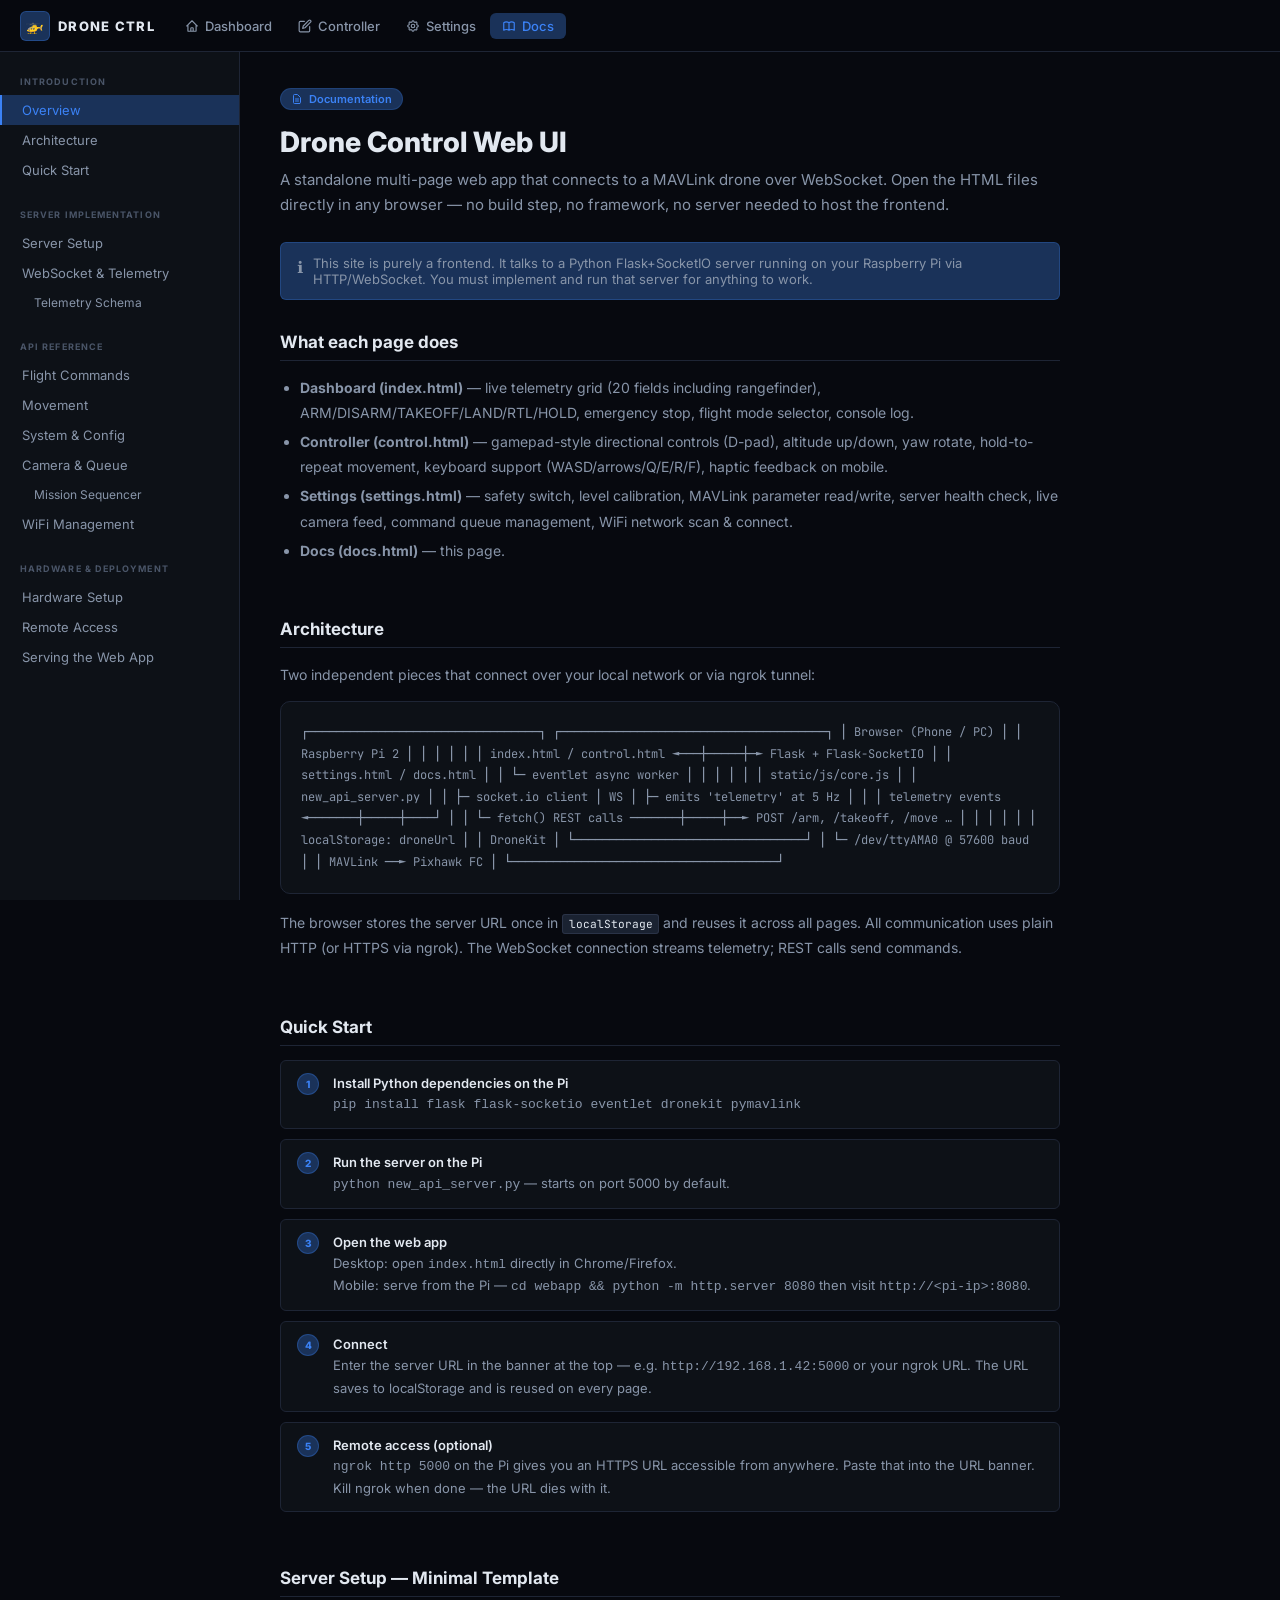
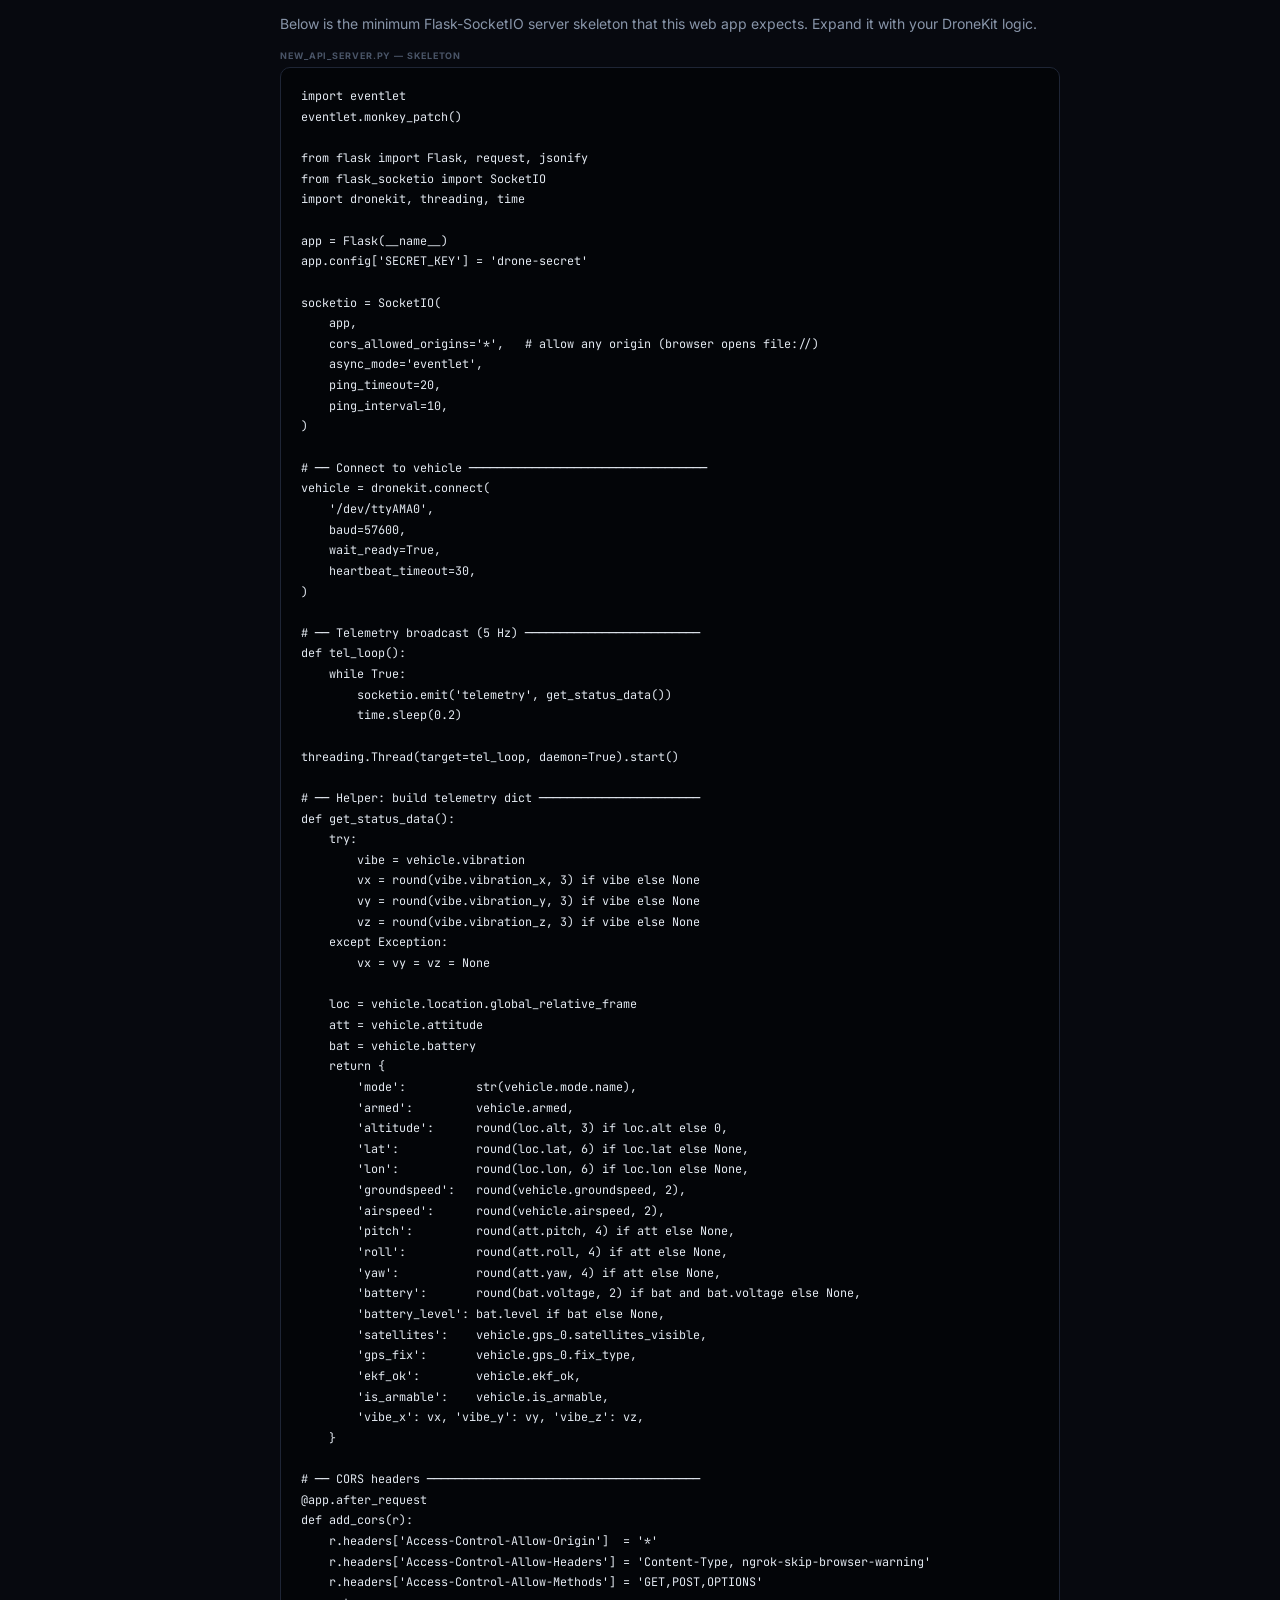
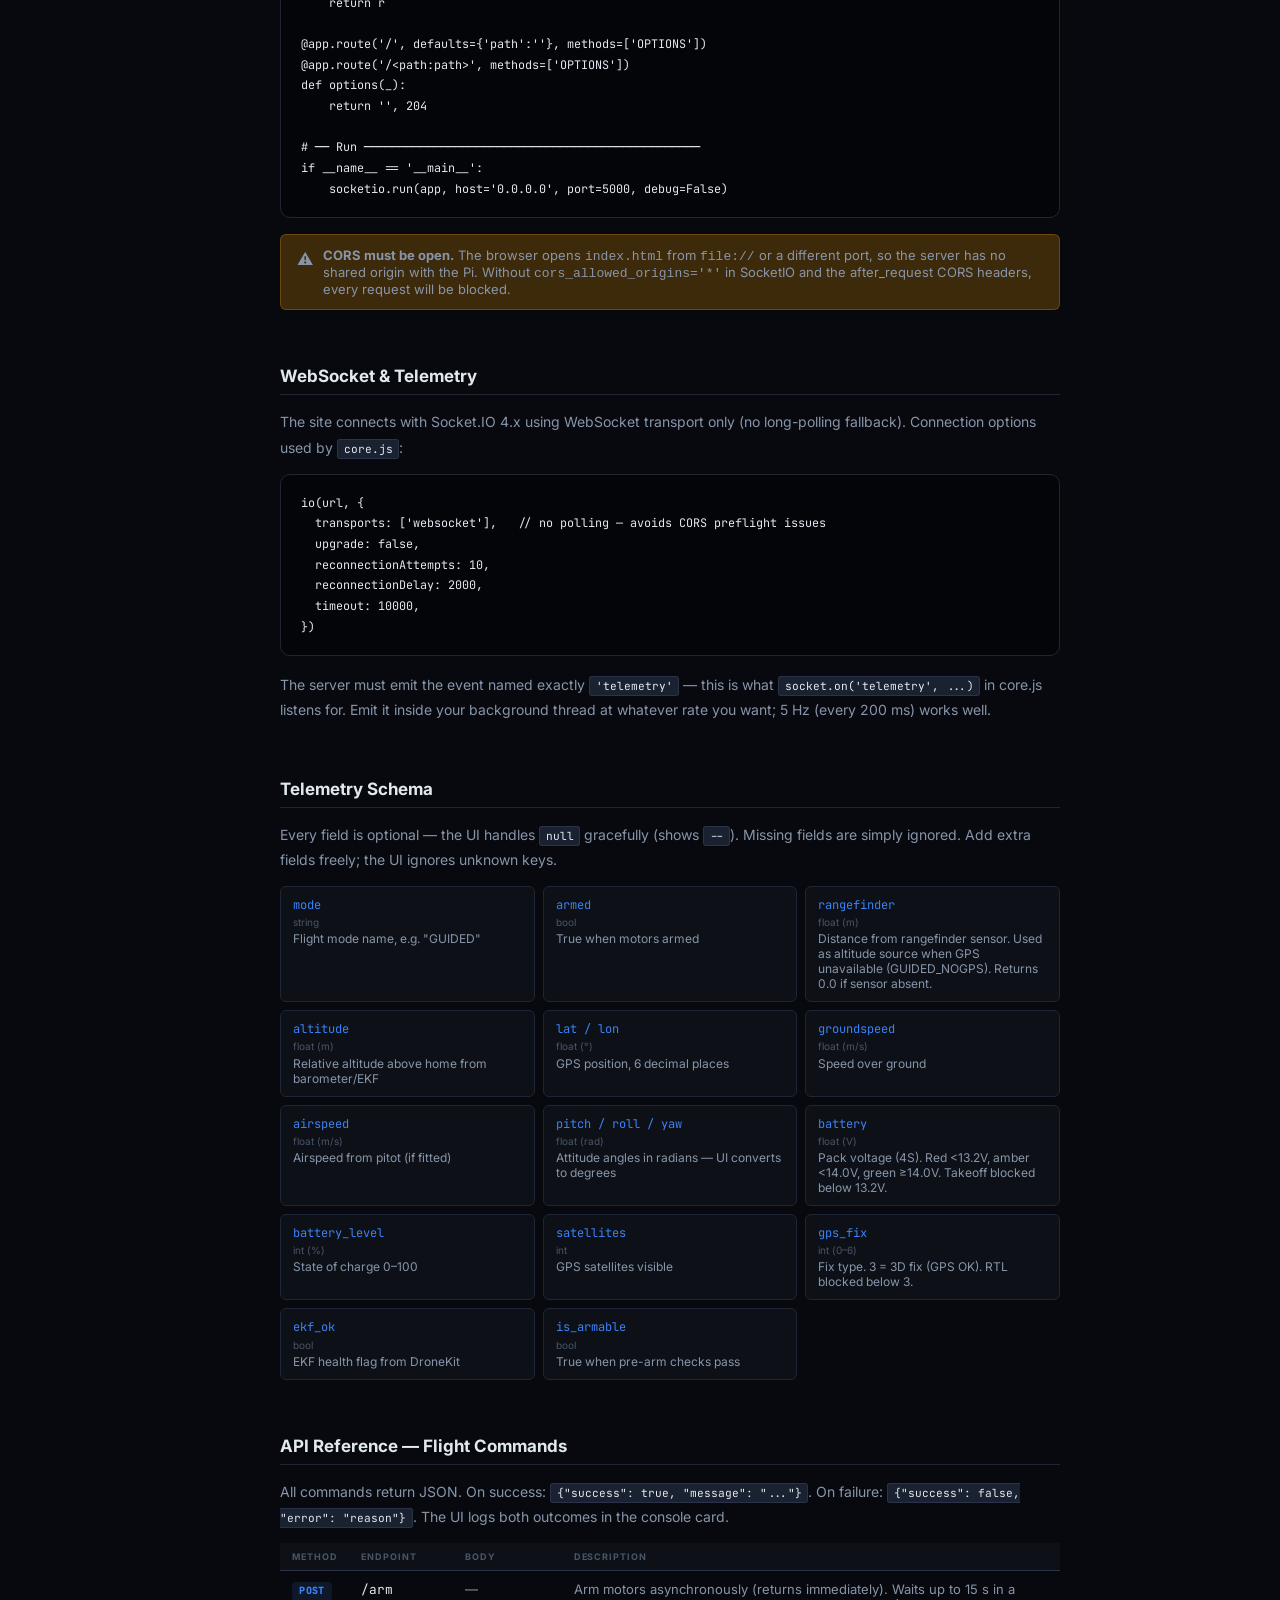
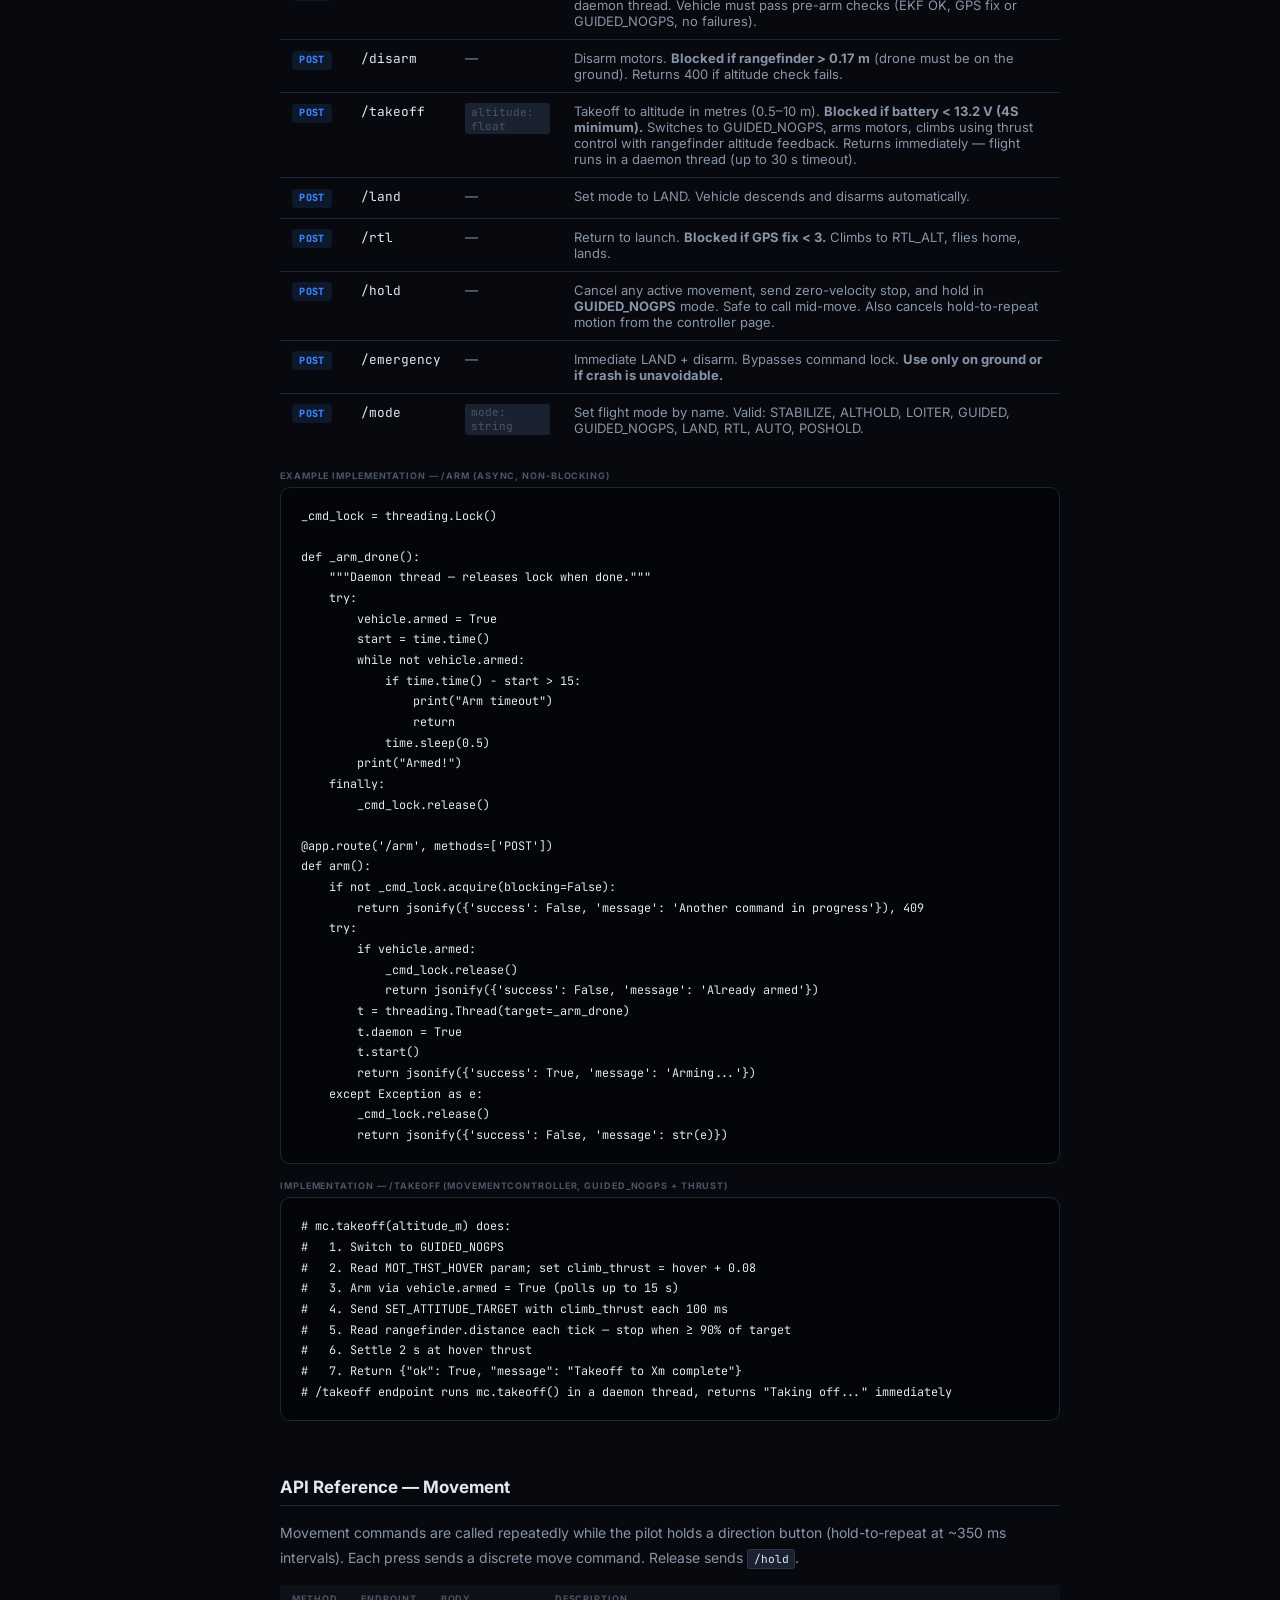
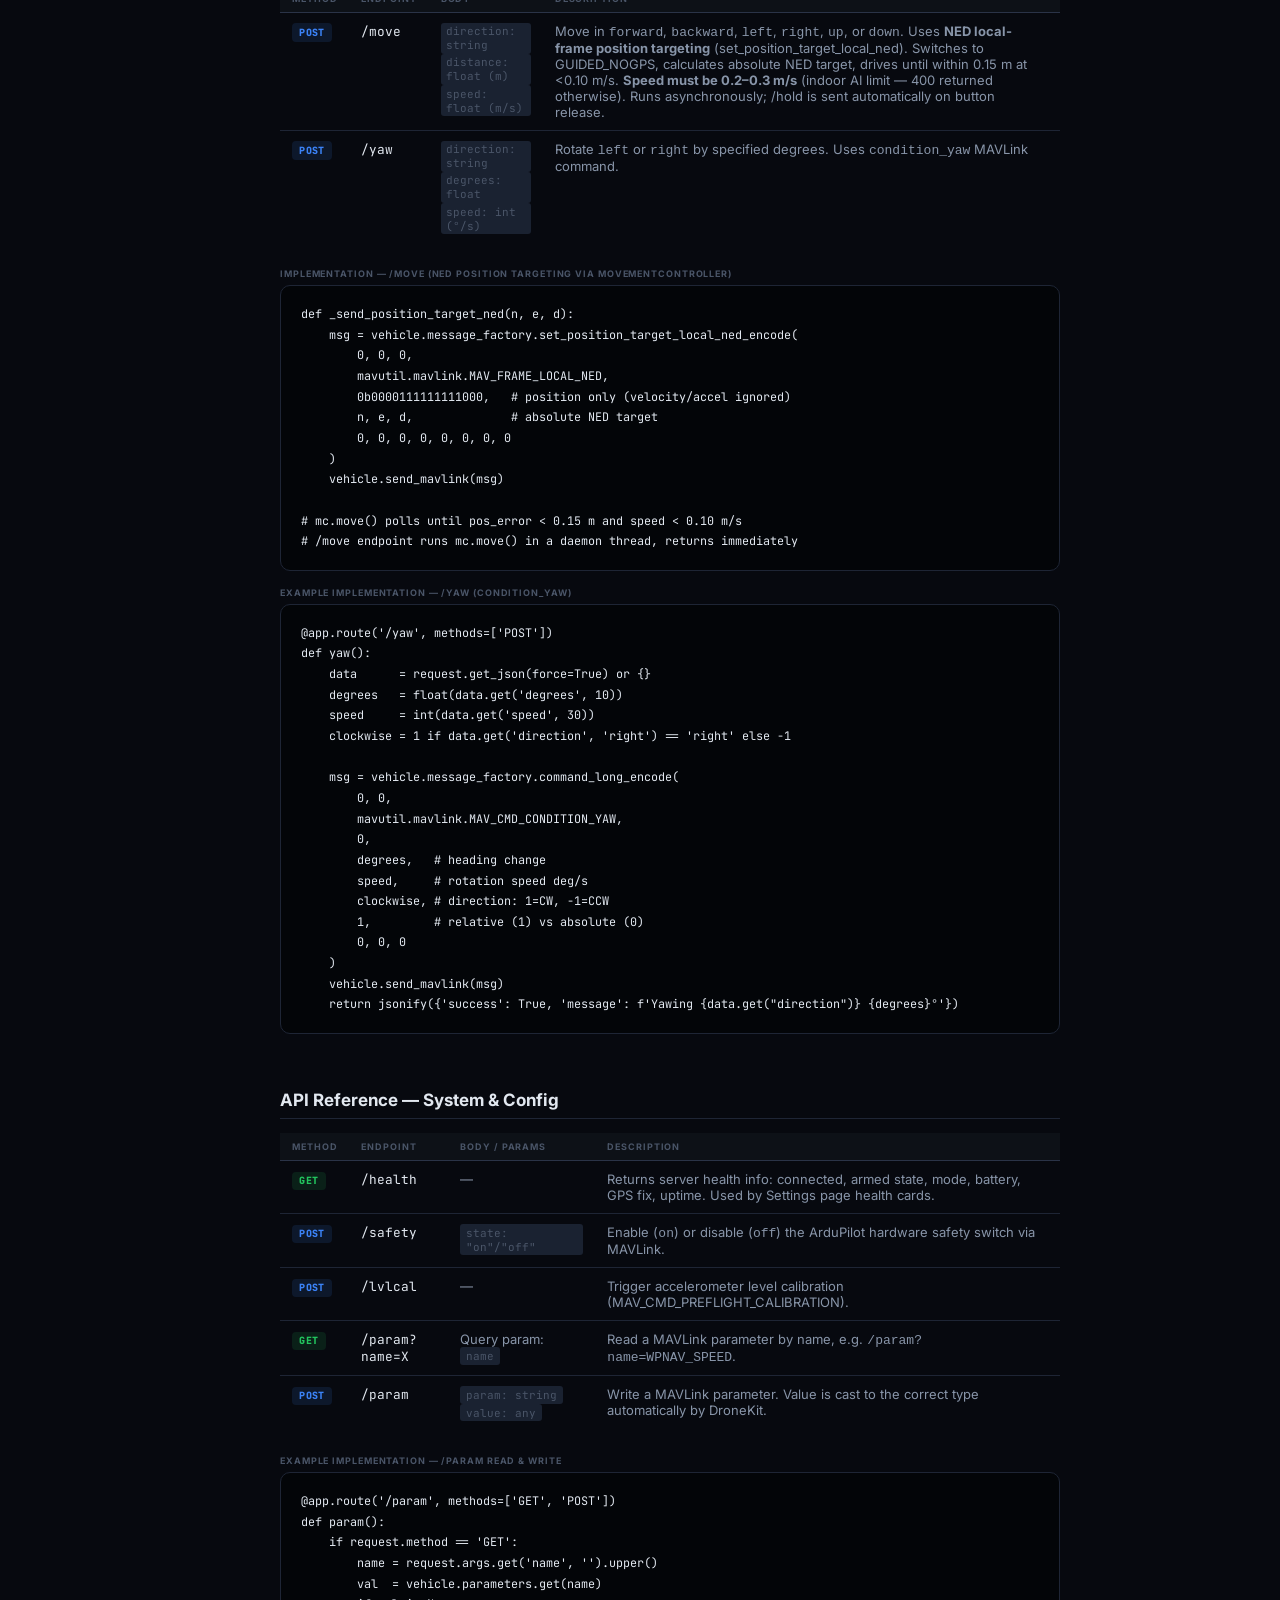
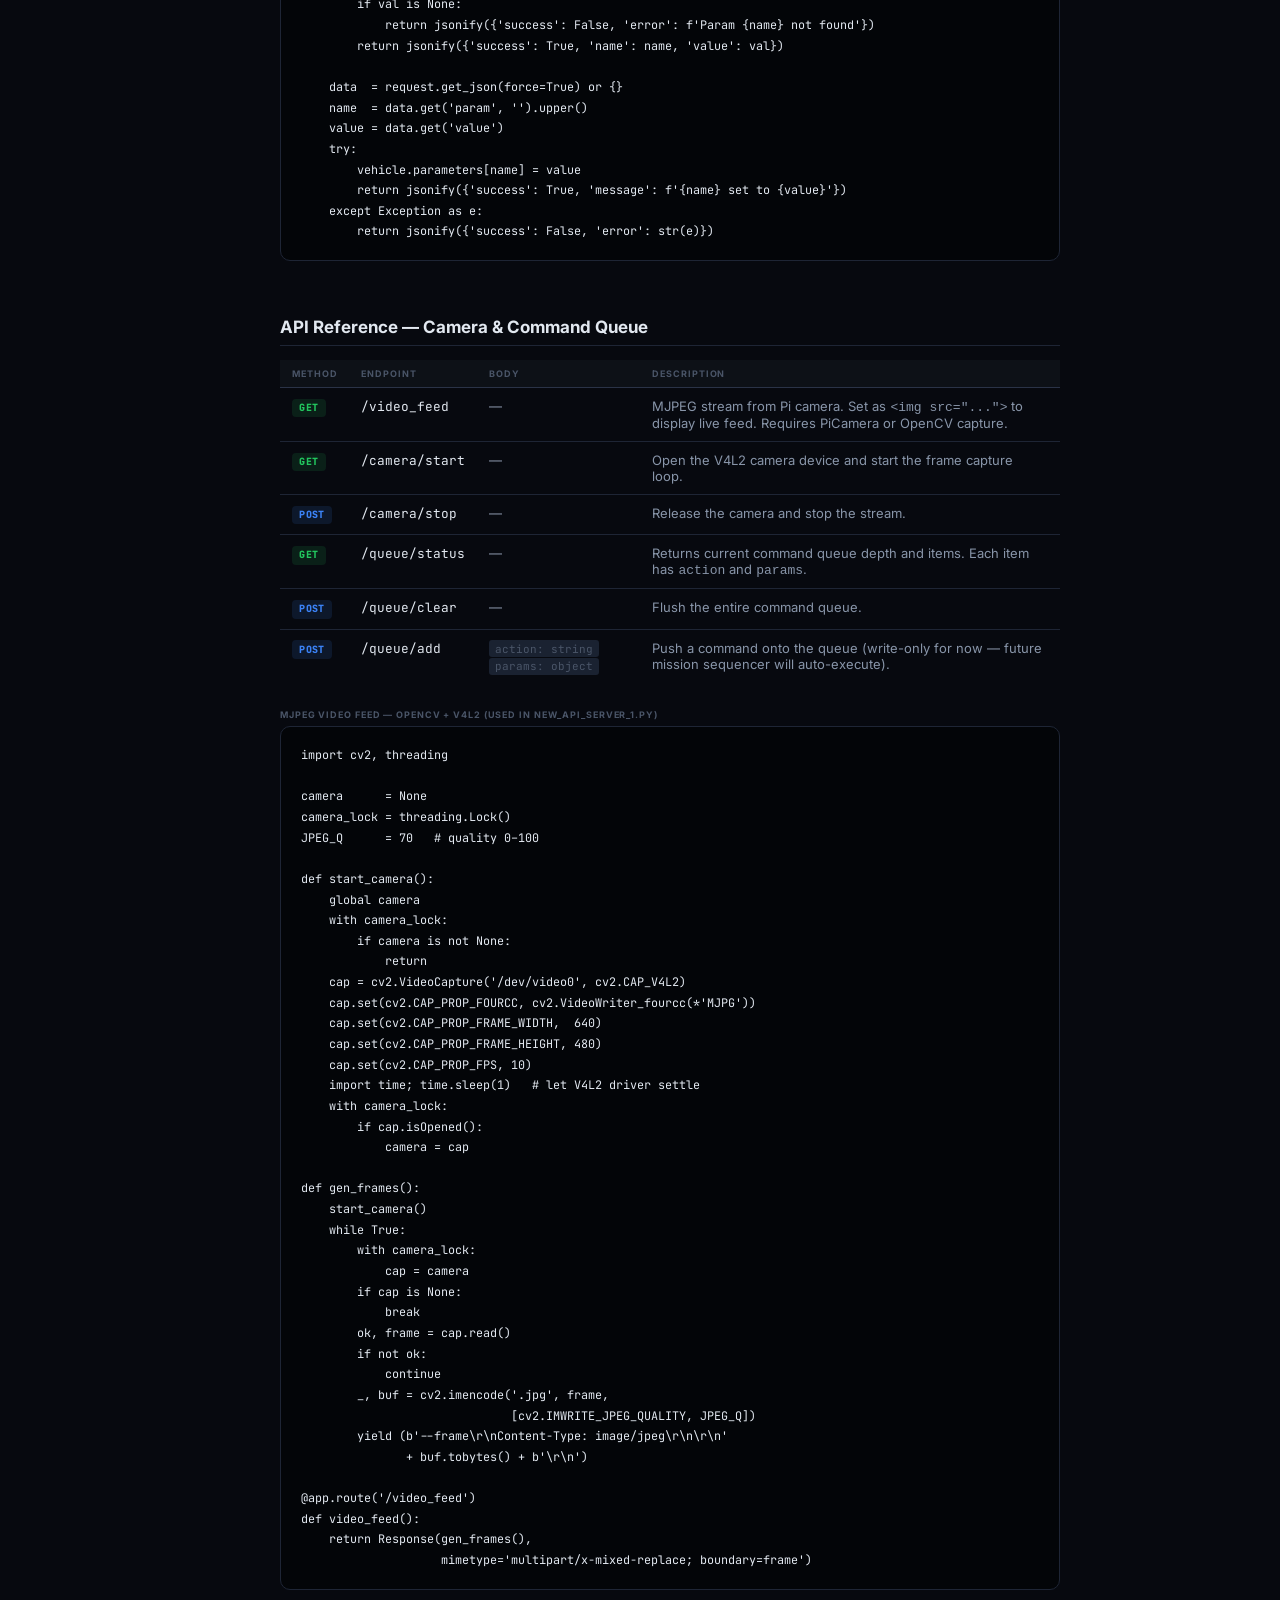
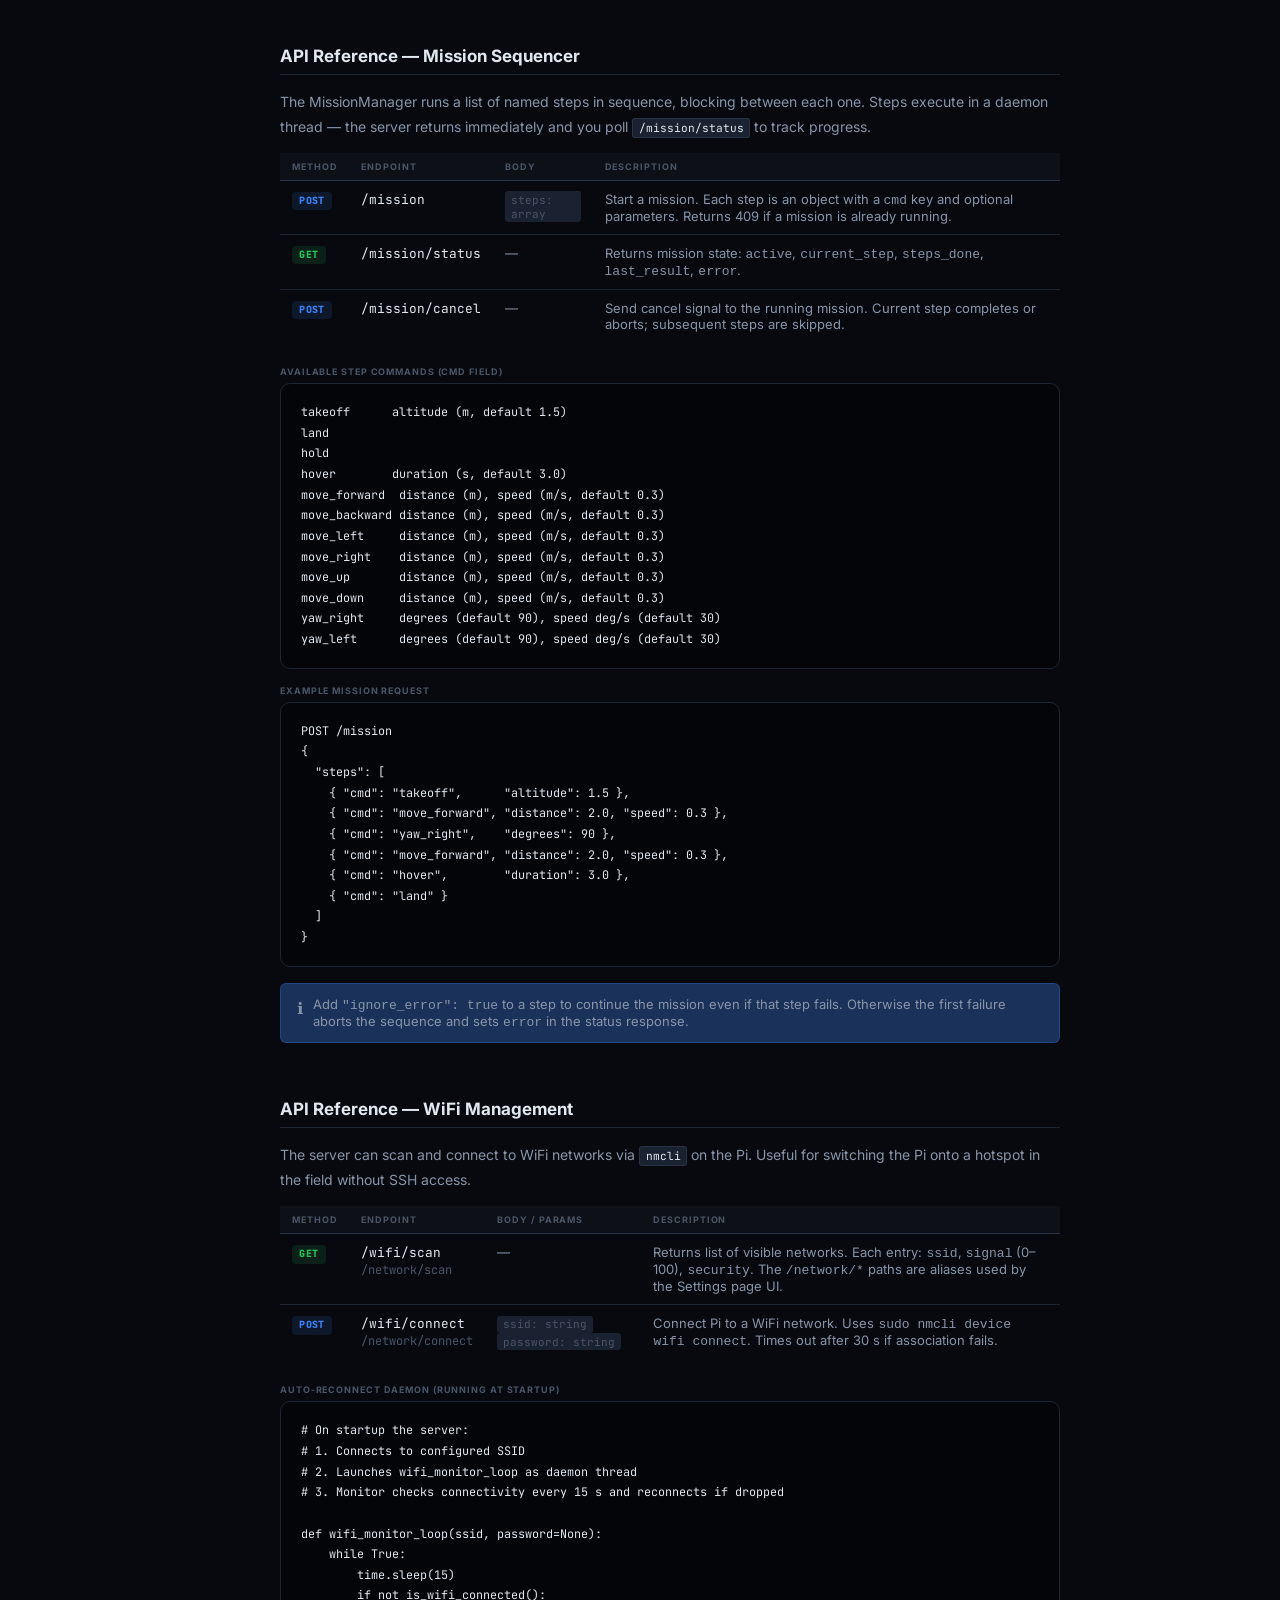
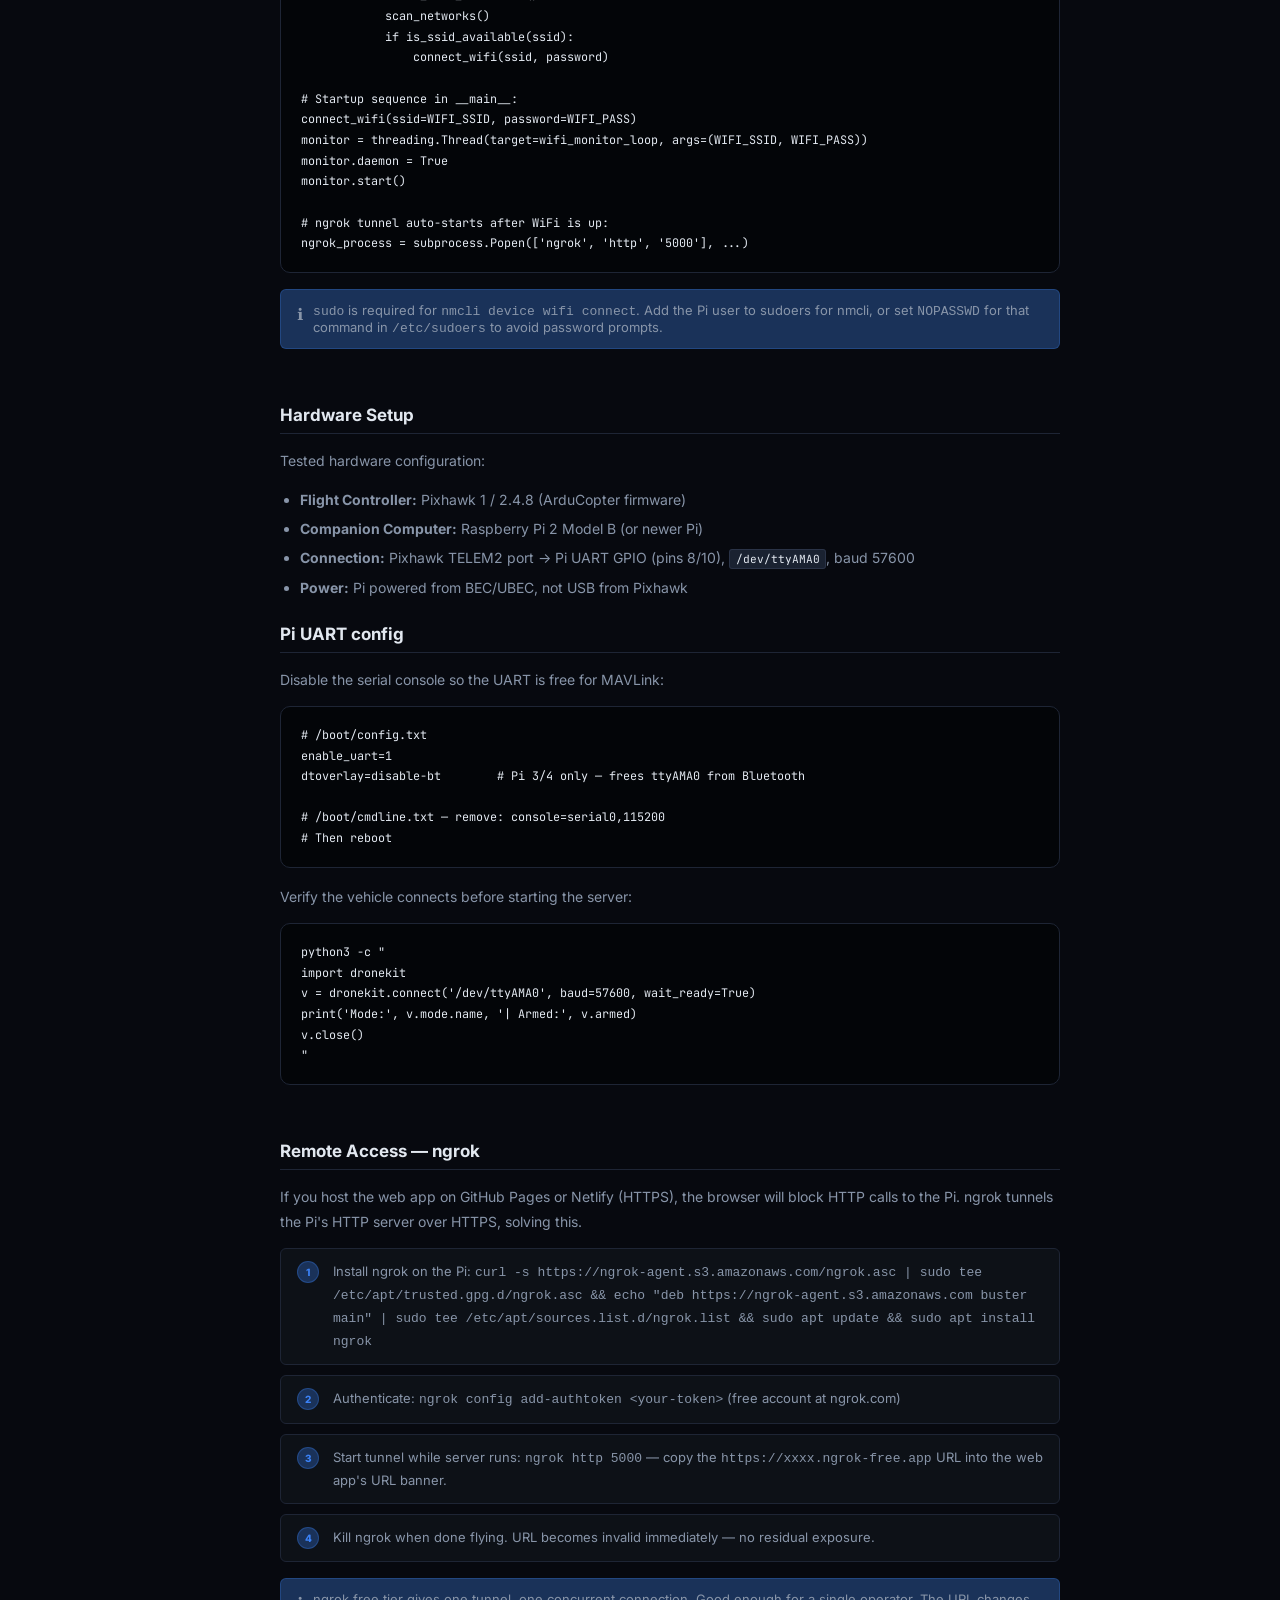
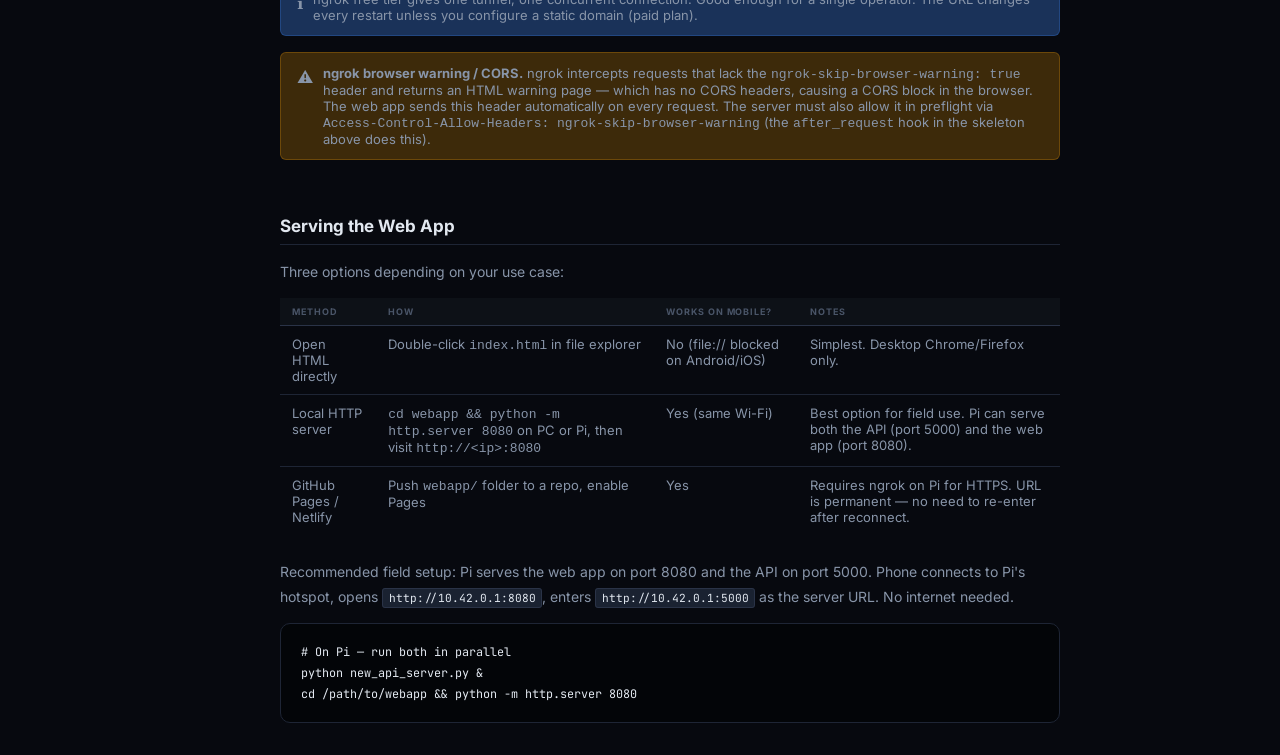
<file: docs.html>
<!DOCTYPE html>
<html lang="en">
<head>
  <meta charset="UTF-8">
  <meta name="viewport" content="width=device-width, initial-scale=1.0, viewport-fit=cover">
  <title>Docs — Drone Control</title>
  <link rel="preconnect" href="https://fonts.googleapis.com">
  <link href="https://fonts.googleapis.com/css2?family=Inter:wght@400;500;600;700;800&family=JetBrains+Mono:wght@400;700&display=swap" rel="stylesheet">
  <link rel="stylesheet" href="static/css/main.css">
</head>
<body>

<!-- ── Top Nav ───────────────────────────────────────── -->
<nav class="nav-top">
  <a href="index.html" class="nav-brand">
    <span class="nav-icon">🚁</span>
    <span>Drone Ctrl</span>
  </a>
  <div class="nav-links">
    <a href="index.html" class="nav-link">
      <svg fill="none" viewBox="0 0 24 24" stroke-width="2" stroke="currentColor"><path stroke-linecap="round" stroke-linejoin="round" d="M3 12l2-2m0 0l7-7 7 7M5 10v10a1 1 0 001 1h3m10-11l2 2m-2-2v10a1 1 0 01-1 1h-3m-6 0a1 1 0 001-1v-4a1 1 0 011-1h2a1 1 0 011 1v4a1 1 0 001 1m-6 0h6"/></svg>
      Dashboard
    </a>
    <a href="control.html" class="nav-link">
      <svg fill="none" viewBox="0 0 24 24" stroke-width="2" stroke="currentColor"><path stroke-linecap="round" stroke-linejoin="round" d="M11 4H4a2 2 0 00-2 2v14a2 2 0 002 2h14a2 2 0 002-2v-7"/><path stroke-linecap="round" stroke-linejoin="round" d="M18.5 2.5a2.121 2.121 0 013 3L12 15l-4 1 1-4 9.5-9.5z"/></svg>
      Controller
    </a>
    <a href="settings.html" class="nav-link">
      <svg fill="none" viewBox="0 0 24 24" stroke-width="2" stroke="currentColor"><path stroke-linecap="round" stroke-linejoin="round" d="M10.325 4.317c.426-1.756 2.924-1.756 3.35 0a1.724 1.724 0 002.573 1.066c1.543-.94 3.31.826 2.37 2.37a1.724 1.724 0 001.065 2.572c1.756.426 1.756 2.924 0 3.35a1.724 1.724 0 00-1.066 2.573c.94 1.543-.826 3.31-2.37 2.37a1.724 1.724 0 00-2.572 1.065c-.426 1.756-2.924 1.756-3.35 0a1.724 1.724 0 00-2.573-1.066c-1.543.94-3.31-.826-2.37-2.37a1.724 1.724 0 00-1.065-2.572c-1.756-.426-1.756-2.924 0-3.35a1.724 1.724 0 001.066-2.573c-.94-1.543.826-3.31 2.37-2.37.996.608 2.296.07 2.572-1.065z"/><path stroke-linecap="round" stroke-linejoin="round" d="M15 12a3 3 0 11-6 0 3 3 0 016 0z"/></svg>
      Settings
    </a>
    <a href="docs.html" class="nav-link active">
      <svg fill="none" viewBox="0 0 24 24" stroke-width="2" stroke="currentColor"><path stroke-linecap="round" stroke-linejoin="round" d="M12 6.253v13m0-13C10.832 5.477 9.246 5 7.5 5S4.168 5.477 3 6.253v13C4.168 18.477 5.754 18 7.5 18s3.332.477 4.5 1.253m0-13C13.168 5.477 14.754 5 16.5 5c1.747 0 3.332.477 4.5 1.253v13C19.832 18.477 18.247 18 16.5 18c-1.746 0-3.332.477-4.5 1.253"/></svg>
      Docs
    </a>
  </div>
</nav>

<!-- ── Docs Layout ────────────────────────────────────── -->
<div class="docs-wrap">

  <!-- Sidebar -->
  <aside class="docs-sidebar">
    <div class="docs-sidenav-group">
      <div class="docs-sidenav-title">Introduction</div>
      <a href="#overview" class="docs-nav-link active" onclick="setActive(this)">Overview</a>
      <a href="#architecture" class="docs-nav-link" onclick="setActive(this)">Architecture</a>
      <a href="#quickstart" class="docs-nav-link" onclick="setActive(this)">Quick Start</a>
    </div>
    <div class="docs-sidenav-group">
      <div class="docs-sidenav-title">Server Implementation</div>
      <a href="#server-setup" class="docs-nav-link" onclick="setActive(this)">Server Setup</a>
      <a href="#websocket" class="docs-nav-link" onclick="setActive(this)">WebSocket & Telemetry</a>
      <a href="#telemetry-schema" class="docs-nav-link sub" onclick="setActive(this)">Telemetry Schema</a>
    </div>
    <div class="docs-sidenav-group">
      <div class="docs-sidenav-title">API Reference</div>
      <a href="#api-flight" class="docs-nav-link" onclick="setActive(this)">Flight Commands</a>
      <a href="#api-movement" class="docs-nav-link" onclick="setActive(this)">Movement</a>
      <a href="#api-system" class="docs-nav-link" onclick="setActive(this)">System & Config</a>
      <a href="#api-camera" class="docs-nav-link" onclick="setActive(this)">Camera & Queue</a>
      <a href="#api-mission" class="docs-nav-link sub" onclick="setActive(this)">Mission Sequencer</a>
      <a href="#api-wifi" class="docs-nav-link" onclick="setActive(this)">WiFi Management</a>
    </div>
    <div class="docs-sidenav-group">
      <div class="docs-sidenav-title">Hardware & Deployment</div>
      <a href="#hardware" class="docs-nav-link" onclick="setActive(this)">Hardware Setup</a>
      <a href="#remote-access" class="docs-nav-link" onclick="setActive(this)">Remote Access</a>
      <a href="#serving" class="docs-nav-link" onclick="setActive(this)">Serving the Web App</a>
    </div>
  </aside>

  <!-- Content -->
  <main class="docs-content">

    <!-- Overview -->
    <section class="docs-section" id="overview">
      <div class="docs-badge">
        <svg fill="none" viewBox="0 0 24 24" stroke-width="2" stroke="currentColor" style="width:12px;height:12px"><path stroke-linecap="round" stroke-linejoin="round" d="M9 12h6m-6 4h6m2 5H7a2 2 0 01-2-2V5a2 2 0 012-2h5.586a1 1 0 01.707.293l5.414 5.414a1 1 0 01.293.707V19a2 2 0 01-2 2z"/></svg>
        Documentation
      </div>
      <h1 class="docs-h1">Drone Control Web UI</h1>
      <p class="docs-lead">
        A standalone multi-page web app that connects to a MAVLink drone over WebSocket.
        Open the HTML files directly in any browser — no build step, no framework, no server needed
        to host the frontend.
      </p>
      <div class="docs-note">
        <span class="docs-icon">ℹ️</span>
        <span>This site is purely a frontend. It talks to a Python Flask+SocketIO server running on
        your Raspberry Pi via HTTP/WebSocket. You must implement and run that server for anything to work.</span>
      </div>
      <h2 class="docs-h2">What each page does</h2>
      <ul class="docs-ul">
        <li><strong>Dashboard (index.html)</strong> — live telemetry grid (20 fields including rangefinder), ARM/DISARM/TAKEOFF/LAND/RTL/HOLD, emergency stop, flight mode selector, console log.</li>
        <li><strong>Controller (control.html)</strong> — gamepad-style directional controls (D-pad), altitude up/down, yaw rotate, hold-to-repeat movement, keyboard support (WASD/arrows/Q/E/R/F), haptic feedback on mobile.</li>
        <li><strong>Settings (settings.html)</strong> — safety switch, level calibration, MAVLink parameter read/write, server health check, live camera feed, command queue management, WiFi network scan &amp; connect.</li>
        <li><strong>Docs (docs.html)</strong> — this page.</li>
      </ul>
    </section>

    <!-- Architecture -->
    <section class="docs-section" id="architecture">
      <h2 class="docs-h2">Architecture</h2>
      <p class="docs-p">Two independent pieces that connect over your local network or via ngrok tunnel:</p>
      <div class="arch-box">
┌─────────────────────────────────┐     ┌──────────────────────────────────────┐
│  Browser (Phone / PC)           │     │  Raspberry Pi 2                      │
│                                 │     │                                      │
│  index.html / control.html  ◄───┼─────┼─►  Flask + Flask-SocketIO            │
│  settings.html / docs.html      │     │     └─ eventlet async worker         │
│                                 │     │                                      │
│  static/js/core.js              │     │  new_api_server.py                   │
│    ├─ socket.io client          │ WS  │    ├─ emits 'telemetry' at 5 Hz      │
│    │    telemetry events ◄───────┼─────┼────┘                                │
│    └─ fetch() REST calls ───────┼─────┼──► POST /arm, /takeoff, /move …      │
│                                 │     │                                      │
│  localStorage: droneUrl         │     │  DroneKit                            │
└─────────────────────────────────┘     │    └─ /dev/ttyAMA0 @ 57600 baud     │
                                        │         MAVLink ──► Pixhawk FC       │
                                        └──────────────────────────────────────┘
      </div>
      <p class="docs-p">
        The browser stores the server URL once in <code>localStorage</code> and reuses it across all pages.
        All communication uses plain HTTP (or HTTPS via ngrok). The WebSocket connection streams telemetry;
        REST calls send commands.
      </p>
    </section>

    <!-- Quick Start -->
    <section class="docs-section" id="quickstart">
      <h2 class="docs-h2">Quick Start</h2>
      <div class="install-steps">
        <div class="install-step">
          <div class="install-num">1</div>
          <div class="install-text">
            <strong>Install Python dependencies on the Pi</strong><br>
            <code>pip install flask flask-socketio eventlet dronekit pymavlink</code>
          </div>
        </div>
        <div class="install-step">
          <div class="install-num">2</div>
          <div class="install-text">
            <strong>Run the server on the Pi</strong><br>
            <code>python new_api_server.py</code> — starts on port 5000 by default.
          </div>
        </div>
        <div class="install-step">
          <div class="install-num">3</div>
          <div class="install-text">
            <strong>Open the web app</strong><br>
            Desktop: open <code>index.html</code> directly in Chrome/Firefox.<br>
            Mobile: serve from the Pi — <code>cd webapp &amp;&amp; python -m http.server 8080</code>
            then visit <code>http://&lt;pi-ip&gt;:8080</code>.
          </div>
        </div>
        <div class="install-step">
          <div class="install-num">4</div>
          <div class="install-text">
            <strong>Connect</strong><br>
            Enter the server URL in the banner at the top — e.g. <code>http://192.168.1.42:5000</code>
            or your ngrok URL. The URL saves to localStorage and is reused on every page.
          </div>
        </div>
        <div class="install-step">
          <div class="install-num">5</div>
          <div class="install-text">
            <strong>Remote access (optional)</strong><br>
            <code>ngrok http 5000</code> on the Pi gives you an HTTPS URL accessible from anywhere.
            Paste that into the URL banner. Kill ngrok when done — the URL dies with it.
          </div>
        </div>
      </div>
    </section>

    <!-- Server Setup -->
    <section class="docs-section" id="server-setup">
      <h2 class="docs-h2">Server Setup — Minimal Template</h2>
      <p class="docs-p">
        Below is the minimum Flask-SocketIO server skeleton that this web app expects.
        Expand it with your DroneKit logic.
      </p>
      <span class="code-label">new_api_server.py — skeleton</span>
      <pre class="code-block">import eventlet
eventlet.monkey_patch()

from flask import Flask, request, jsonify
from flask_socketio import SocketIO
import dronekit, threading, time

app = Flask(__name__)
app.config['SECRET_KEY'] = 'drone-secret'

socketio = SocketIO(
    app,
    cors_allowed_origins='*',   # allow any origin (browser opens file://)
    async_mode='eventlet',
    ping_timeout=20,
    ping_interval=10,
)

# ── Connect to vehicle ──────────────────────────────────
vehicle = dronekit.connect(
    '/dev/ttyAMA0',
    baud=57600,
    wait_ready=True,
    heartbeat_timeout=30,
)

# ── Telemetry broadcast (5 Hz) ─────────────────────────
def tel_loop():
    while True:
        socketio.emit('telemetry', get_status_data())
        time.sleep(0.2)

threading.Thread(target=tel_loop, daemon=True).start()

# ── Helper: build telemetry dict ───────────────────────
def get_status_data():
    try:
        vibe = vehicle.vibration
        vx = round(vibe.vibration_x, 3) if vibe else None
        vy = round(vibe.vibration_y, 3) if vibe else None
        vz = round(vibe.vibration_z, 3) if vibe else None
    except Exception:
        vx = vy = vz = None

    loc = vehicle.location.global_relative_frame
    att = vehicle.attitude
    bat = vehicle.battery
    return {
        'mode':          str(vehicle.mode.name),
        'armed':         vehicle.armed,
        'altitude':      round(loc.alt, 3) if loc.alt else 0,
        'lat':           round(loc.lat, 6) if loc.lat else None,
        'lon':           round(loc.lon, 6) if loc.lon else None,
        'groundspeed':   round(vehicle.groundspeed, 2),
        'airspeed':      round(vehicle.airspeed, 2),
        'pitch':         round(att.pitch, 4) if att else None,
        'roll':          round(att.roll, 4) if att else None,
        'yaw':           round(att.yaw, 4) if att else None,
        'battery':       round(bat.voltage, 2) if bat and bat.voltage else None,
        'battery_level': bat.level if bat else None,
        'satellites':    vehicle.gps_0.satellites_visible,
        'gps_fix':       vehicle.gps_0.fix_type,
        'ekf_ok':        vehicle.ekf_ok,
        'is_armable':    vehicle.is_armable,
        'vibe_x': vx, 'vibe_y': vy, 'vibe_z': vz,
    }

# ── CORS headers ───────────────────────────────────────
@app.after_request
def add_cors(r):
    r.headers['Access-Control-Allow-Origin']  = '*'
    r.headers['Access-Control-Allow-Headers'] = 'Content-Type, ngrok-skip-browser-warning'
    r.headers['Access-Control-Allow-Methods'] = 'GET,POST,OPTIONS'
    return r

@app.route('/', defaults={'path':''}, methods=['OPTIONS'])
@app.route('/&lt;path:path&gt;', methods=['OPTIONS'])
def options(_):
    return '', 204

# ── Run ────────────────────────────────────────────────
if __name__ == '__main__':
    socketio.run(app, host='0.0.0.0', port=5000, debug=False)</pre>

      <div class="docs-warn">
        <span class="docs-icon">⚠️</span>
        <span><strong>CORS must be open.</strong> The browser opens <code>index.html</code> from
        <code>file://</code> or a different port, so the server has no shared origin with the Pi.
        Without <code>cors_allowed_origins='*'</code> in SocketIO and the after_request CORS headers,
        every request will be blocked.</span>
      </div>
    </section>

    <!-- WebSocket -->
    <section class="docs-section" id="websocket">
      <h2 class="docs-h2">WebSocket &amp; Telemetry</h2>
      <p class="docs-p">
        The site connects with Socket.IO 4.x using WebSocket transport only (no long-polling fallback).
        Connection options used by <code>core.js</code>:
      </p>
      <pre class="code-block">io(url, {
  transports: ['websocket'],   // no polling — avoids CORS preflight issues
  upgrade: false,
  reconnectionAttempts: 10,
  reconnectionDelay: 2000,
  timeout: 10000,
})</pre>
      <p class="docs-p">
        The server must emit the event named exactly <code>'telemetry'</code> — this is what
        <code>socket.on('telemetry', ...)</code> in core.js listens for.
        Emit it inside your background thread at whatever rate you want; 5 Hz (every 200 ms) works well.
      </p>
    </section>

    <!-- Telemetry Schema -->
    <section class="docs-section" id="telemetry-schema">
      <h2 class="docs-h2">Telemetry Schema</h2>
      <p class="docs-p">
        Every field is optional — the UI handles <code>null</code> gracefully (shows <code>--</code>).
        Missing fields are simply ignored. Add extra fields freely; the UI ignores unknown keys.
      </p>
      <div class="tel-ref-grid">
        <div class="tel-ref-item"><div class="tel-ref-key">mode</div><div class="tel-ref-type">string</div><div class="tel-ref-desc">Flight mode name, e.g. "GUIDED"</div></div>
        <div class="tel-ref-item"><div class="tel-ref-key">armed</div><div class="tel-ref-type">bool</div><div class="tel-ref-desc">True when motors armed</div></div>
        <div class="tel-ref-item"><div class="tel-ref-key">rangefinder</div><div class="tel-ref-type">float (m)</div><div class="tel-ref-desc">Distance from rangefinder sensor. Used as altitude source when GPS unavailable (GUIDED_NOGPS). Returns 0.0 if sensor absent.</div></div>
        <div class="tel-ref-item"><div class="tel-ref-key">altitude</div><div class="tel-ref-type">float (m)</div><div class="tel-ref-desc">Relative altitude above home from barometer/EKF</div></div>
        <div class="tel-ref-item"><div class="tel-ref-key">lat / lon</div><div class="tel-ref-type">float (°)</div><div class="tel-ref-desc">GPS position, 6 decimal places</div></div>
        <div class="tel-ref-item"><div class="tel-ref-key">groundspeed</div><div class="tel-ref-type">float (m/s)</div><div class="tel-ref-desc">Speed over ground</div></div>
        <div class="tel-ref-item"><div class="tel-ref-key">airspeed</div><div class="tel-ref-type">float (m/s)</div><div class="tel-ref-desc">Airspeed from pitot (if fitted)</div></div>
        <div class="tel-ref-item"><div class="tel-ref-key">pitch / roll / yaw</div><div class="tel-ref-type">float (rad)</div><div class="tel-ref-desc">Attitude angles in radians — UI converts to degrees</div></div>
        <div class="tel-ref-item"><div class="tel-ref-key">battery</div><div class="tel-ref-type">float (V)</div><div class="tel-ref-desc">Pack voltage (4S). Red &lt;13.2V, amber &lt;14.0V, green ≥14.0V. Takeoff blocked below 13.2V.</div></div>
        <div class="tel-ref-item"><div class="tel-ref-key">battery_level</div><div class="tel-ref-type">int (%)</div><div class="tel-ref-desc">State of charge 0–100</div></div>
        <div class="tel-ref-item"><div class="tel-ref-key">satellites</div><div class="tel-ref-type">int</div><div class="tel-ref-desc">GPS satellites visible</div></div>
        <div class="tel-ref-item"><div class="tel-ref-key">gps_fix</div><div class="tel-ref-type">int (0–6)</div><div class="tel-ref-desc">Fix type. 3 = 3D fix (GPS OK). RTL blocked below 3.</div></div>
        <div class="tel-ref-item"><div class="tel-ref-key">ekf_ok</div><div class="tel-ref-type">bool</div><div class="tel-ref-desc">EKF health flag from DroneKit</div></div>
        <div class="tel-ref-item"><div class="tel-ref-key">is_armable</div><div class="tel-ref-type">bool</div><div class="tel-ref-desc">True when pre-arm checks pass</div></div>
      </div>
    </section>

    <!-- API: Flight -->
    <section class="docs-section" id="api-flight">
      <h2 class="docs-h2">API Reference — Flight Commands</h2>
      <p class="docs-p">
        All commands return JSON. On success: <code>{"success": true, "message": "..."}</code>.
        On failure: <code>{"success": false, "error": "reason"}</code>.
        The UI logs both outcomes in the console card.
      </p>
      <table class="api-table">
        <thead><tr><th>Method</th><th>Endpoint</th><th>Body</th><th>Description</th></tr></thead>
        <tbody>
          <tr><td><span class="method post">POST</span></td><td class="ep">/arm</td><td>—</td><td>Arm motors asynchronously (returns immediately). Waits up to 15 s in a daemon thread. Vehicle must pass pre-arm checks (EKF OK, GPS fix or GUIDED_NOGPS, no failures).</td></tr>
          <tr><td><span class="method post">POST</span></td><td class="ep">/disarm</td><td>—</td><td>Disarm motors. <strong>Blocked if rangefinder &gt; 0.17 m</strong> (drone must be on the ground). Returns 400 if altitude check fails.</td></tr>
          <tr><td><span class="method post">POST</span></td><td class="ep">/takeoff</td><td><span class="body-tag">altitude: float</span></td><td>Takeoff to altitude in metres (0.5–10 m). <strong>Blocked if battery &lt; 13.2 V (4S minimum).</strong> Switches to GUIDED_NOGPS, arms motors, climbs using thrust control with rangefinder altitude feedback. Returns immediately — flight runs in a daemon thread (up to 30 s timeout).</td></tr>
          <tr><td><span class="method post">POST</span></td><td class="ep">/land</td><td>—</td><td>Set mode to LAND. Vehicle descends and disarms automatically.</td></tr>
          <tr><td><span class="method post">POST</span></td><td class="ep">/rtl</td><td>—</td><td>Return to launch. <strong>Blocked if GPS fix &lt; 3.</strong> Climbs to RTL_ALT, flies home, lands.</td></tr>
          <tr><td><span class="method post">POST</span></td><td class="ep">/hold</td><td>—</td><td>Cancel any active movement, send zero-velocity stop, and hold in <strong>GUIDED_NOGPS</strong> mode. Safe to call mid-move. Also cancels hold-to-repeat motion from the controller page.</td></tr>
          <tr><td><span class="method post">POST</span></td><td class="ep">/emergency</td><td>—</td><td>Immediate LAND + disarm. Bypasses command lock. <strong>Use only on ground or if crash is unavoidable.</strong></td></tr>
          <tr><td><span class="method post">POST</span></td><td class="ep">/mode</td><td><span class="body-tag">mode: string</span></td><td>Set flight mode by name. Valid: STABILIZE, ALTHOLD, LOITER, GUIDED, GUIDED_NOGPS, LAND, RTL, AUTO, POSHOLD.</td></tr>
        </tbody>
      </table>

      <span class="code-label">Example implementation — /arm (async, non-blocking)</span>
      <pre class="code-block">_cmd_lock = threading.Lock()

def _arm_drone():
    """Daemon thread — releases lock when done."""
    try:
        vehicle.armed = True
        start = time.time()
        while not vehicle.armed:
            if time.time() - start > 15:
                print("Arm timeout")
                return
            time.sleep(0.5)
        print("Armed!")
    finally:
        _cmd_lock.release()

@app.route('/arm', methods=['POST'])
def arm():
    if not _cmd_lock.acquire(blocking=False):
        return jsonify({'success': False, 'message': 'Another command in progress'}), 409
    try:
        if vehicle.armed:
            _cmd_lock.release()
            return jsonify({'success': False, 'message': 'Already armed'})
        t = threading.Thread(target=_arm_drone)
        t.daemon = True
        t.start()
        return jsonify({'success': True, 'message': 'Arming...'})
    except Exception as e:
        _cmd_lock.release()
        return jsonify({'success': False, 'message': str(e)})</pre>

      <span class="code-label">Implementation — /takeoff (MovementController, GUIDED_NOGPS + thrust)</span>
      <pre class="code-block"># mc.takeoff(altitude_m) does:
#   1. Switch to GUIDED_NOGPS
#   2. Read MOT_THST_HOVER param; set climb_thrust = hover + 0.08
#   3. Arm via vehicle.armed = True (polls up to 15 s)
#   4. Send SET_ATTITUDE_TARGET with climb_thrust each 100 ms
#   5. Read rangefinder.distance each tick — stop when ≥ 90% of target
#   6. Settle 2 s at hover thrust
#   7. Return {"ok": True, "message": "Takeoff to Xm complete"}
# /takeoff endpoint runs mc.takeoff() in a daemon thread, returns "Taking off..." immediately</pre>
    </section>

    <!-- API: Movement -->
    <section class="docs-section" id="api-movement">
      <h2 class="docs-h2">API Reference — Movement</h2>
      <p class="docs-p">
        Movement commands are called repeatedly while the pilot holds a direction button
        (hold-to-repeat at ~350 ms intervals). Each press sends a discrete move command.
        Release sends <code>/hold</code>.
      </p>
      <table class="api-table">
        <thead><tr><th>Method</th><th>Endpoint</th><th>Body</th><th>Description</th></tr></thead>
        <tbody>
          <tr>
            <td><span class="method post">POST</span></td>
            <td class="ep">/move</td>
            <td>
              <span class="body-tag">direction: string</span><br>
              <span class="body-tag">distance: float (m)</span><br>
              <span class="body-tag">speed: float (m/s)</span>
            </td>
            <td>Move in <code>forward</code>, <code>backward</code>, <code>left</code>, <code>right</code>, <code>up</code>, or <code>down</code>. Uses <strong>NED local-frame position targeting</strong> (set_position_target_local_ned). Switches to GUIDED_NOGPS, calculates absolute NED target, drives until within 0.15 m at &lt;0.10 m/s. <strong>Speed must be 0.2–0.3 m/s</strong> (indoor AI limit — 400 returned otherwise). Runs asynchronously; /hold is sent automatically on button release.</td></tr>
          </tr>
          <tr>
            <td><span class="method post">POST</span></td>
            <td class="ep">/yaw</td>
            <td>
              <span class="body-tag">direction: string</span><br>
              <span class="body-tag">degrees: float</span><br>
              <span class="body-tag">speed: int (°/s)</span>
            </td>
            <td>Rotate <code>left</code> or <code>right</code> by specified degrees. Uses <code>condition_yaw</code> MAVLink command.</td>
          </tr>
        </tbody>
      </table>

      <span class="code-label">Implementation — /move (NED position targeting via MovementController)</span>
      <pre class="code-block">def _send_position_target_ned(n, e, d):
    msg = vehicle.message_factory.set_position_target_local_ned_encode(
        0, 0, 0,
        mavutil.mavlink.MAV_FRAME_LOCAL_NED,
        0b0000111111111000,   # position only (velocity/accel ignored)
        n, e, d,              # absolute NED target
        0, 0, 0, 0, 0, 0, 0, 0
    )
    vehicle.send_mavlink(msg)

# mc.move() polls until pos_error &lt; 0.15 m and speed &lt; 0.10 m/s
# /move endpoint runs mc.move() in a daemon thread, returns immediately</pre>

      <span class="code-label">Example implementation — /yaw (condition_yaw)</span>
      <pre class="code-block">@app.route('/yaw', methods=['POST'])
def yaw():
    data      = request.get_json(force=True) or {}
    degrees   = float(data.get('degrees', 10))
    speed     = int(data.get('speed', 30))
    clockwise = 1 if data.get('direction', 'right') == 'right' else -1

    msg = vehicle.message_factory.command_long_encode(
        0, 0,
        mavutil.mavlink.MAV_CMD_CONDITION_YAW,
        0,
        degrees,   # heading change
        speed,     # rotation speed deg/s
        clockwise, # direction: 1=CW, -1=CCW
        1,         # relative (1) vs absolute (0)
        0, 0, 0
    )
    vehicle.send_mavlink(msg)
    return jsonify({'success': True, 'message': f'Yawing {data.get("direction")} {degrees}°'})</pre>
    </section>

    <!-- API: System -->
    <section class="docs-section" id="api-system">
      <h2 class="docs-h2">API Reference — System &amp; Config</h2>
      <table class="api-table">
        <thead><tr><th>Method</th><th>Endpoint</th><th>Body / Params</th><th>Description</th></tr></thead>
        <tbody>
          <tr><td><span class="method get">GET</span></td><td class="ep">/health</td><td>—</td><td>Returns server health info: connected, armed state, mode, battery, GPS fix, uptime. Used by Settings page health cards.</td></tr>
          <tr><td><span class="method post">POST</span></td><td class="ep">/safety</td><td><span class="body-tag">state: "on"/"off"</span></td><td>Enable (<code>on</code>) or disable (<code>off</code>) the ArduPilot hardware safety switch via MAVLink.</td></tr>
          <tr><td><span class="method post">POST</span></td><td class="ep">/lvlcal</td><td>—</td><td>Trigger accelerometer level calibration (MAV_CMD_PREFLIGHT_CALIBRATION).</td></tr>
          <tr><td><span class="method get">GET</span></td><td class="ep">/param?name=X</td><td>Query param: <span class="body-tag">name</span></td><td>Read a MAVLink parameter by name, e.g. <code>/param?name=WPNAV_SPEED</code>.</td></tr>
          <tr><td><span class="method post">POST</span></td><td class="ep">/param</td><td><span class="body-tag">param: string</span> <span class="body-tag">value: any</span></td><td>Write a MAVLink parameter. Value is cast to the correct type automatically by DroneKit.</td></tr>
        </tbody>
      </table>

      <span class="code-label">Example implementation — /param read &amp; write</span>
      <pre class="code-block">@app.route('/param', methods=['GET', 'POST'])
def param():
    if request.method == 'GET':
        name = request.args.get('name', '').upper()
        val  = vehicle.parameters.get(name)
        if val is None:
            return jsonify({'success': False, 'error': f'Param {name} not found'})
        return jsonify({'success': True, 'name': name, 'value': val})

    data  = request.get_json(force=True) or {}
    name  = data.get('param', '').upper()
    value = data.get('value')
    try:
        vehicle.parameters[name] = value
        return jsonify({'success': True, 'message': f'{name} set to {value}'})
    except Exception as e:
        return jsonify({'success': False, 'error': str(e)})</pre>
    </section>

    <!-- API: Camera & Queue -->
    <section class="docs-section" id="api-camera">
      <h2 class="docs-h2">API Reference — Camera &amp; Command Queue</h2>
      <table class="api-table">
        <thead><tr><th>Method</th><th>Endpoint</th><th>Body</th><th>Description</th></tr></thead>
        <tbody>
          <tr><td><span class="method get">GET</span></td><td class="ep">/video_feed</td><td>—</td><td>MJPEG stream from Pi camera. Set as <code>&lt;img src="..."&gt;</code> to display live feed. Requires PiCamera or OpenCV capture.</td></tr>
          <tr><td><span class="method get">GET</span></td><td class="ep">/camera/start</td><td>—</td><td>Open the V4L2 camera device and start the frame capture loop.</td></tr>
          <tr><td><span class="method post">POST</span></td><td class="ep">/camera/stop</td><td>—</td><td>Release the camera and stop the stream.</td></tr>
          <tr><td><span class="method get">GET</span></td><td class="ep">/queue/status</td><td>—</td><td>Returns current command queue depth and items. Each item has <code>action</code> and <code>params</code>.</td></tr>
          <tr><td><span class="method post">POST</span></td><td class="ep">/queue/clear</td><td>—</td><td>Flush the entire command queue.</td></tr>
          <tr><td><span class="method post">POST</span></td><td class="ep">/queue/add</td><td><span class="body-tag">action: string</span> <span class="body-tag">params: object</span></td><td>Push a command onto the queue (write-only for now — future mission sequencer will auto-execute).</td></tr>
        </tbody>
      </table>

      <span class="code-label">MJPEG video feed — OpenCV + V4L2 (used in new_api_server_1.py)</span>
      <pre class="code-block">import cv2, threading

camera      = None
camera_lock = threading.Lock()
JPEG_Q      = 70   # quality 0–100

def start_camera():
    global camera
    with camera_lock:
        if camera is not None:
            return
    cap = cv2.VideoCapture('/dev/video0', cv2.CAP_V4L2)
    cap.set(cv2.CAP_PROP_FOURCC, cv2.VideoWriter_fourcc(*'MJPG'))
    cap.set(cv2.CAP_PROP_FRAME_WIDTH,  640)
    cap.set(cv2.CAP_PROP_FRAME_HEIGHT, 480)
    cap.set(cv2.CAP_PROP_FPS, 10)
    import time; time.sleep(1)   # let V4L2 driver settle
    with camera_lock:
        if cap.isOpened():
            camera = cap

def gen_frames():
    start_camera()
    while True:
        with camera_lock:
            cap = camera
        if cap is None:
            break
        ok, frame = cap.read()
        if not ok:
            continue
        _, buf = cv2.imencode('.jpg', frame,
                              [cv2.IMWRITE_JPEG_QUALITY, JPEG_Q])
        yield (b'--frame\r\nContent-Type: image/jpeg\r\n\r\n'
               + buf.tobytes() + b'\r\n')

@app.route('/video_feed')
def video_feed():
    return Response(gen_frames(),
                    mimetype='multipart/x-mixed-replace; boundary=frame')</pre>
    </section>

    <!-- Mission Sequencer -->
    <section class="docs-section" id="api-mission">
      <h2 class="docs-h2">API Reference — Mission Sequencer</h2>
      <p class="docs-p">
        The MissionManager runs a list of named steps in sequence, blocking between each one.
        Steps execute in a daemon thread — the server returns immediately and you poll
        <code>/mission/status</code> to track progress.
      </p>
      <table class="api-table">
        <thead><tr><th>Method</th><th>Endpoint</th><th>Body</th><th>Description</th></tr></thead>
        <tbody>
          <tr><td><span class="method post">POST</span></td><td class="ep">/mission</td><td><span class="body-tag">steps: array</span></td><td>Start a mission. Each step is an object with a <code>cmd</code> key and optional parameters. Returns 409 if a mission is already running.</td></tr>
          <tr><td><span class="method get">GET</span></td><td class="ep">/mission/status</td><td>—</td><td>Returns mission state: <code>active</code>, <code>current_step</code>, <code>steps_done</code>, <code>last_result</code>, <code>error</code>.</td></tr>
          <tr><td><span class="method post">POST</span></td><td class="ep">/mission/cancel</td><td>—</td><td>Send cancel signal to the running mission. Current step completes or aborts; subsequent steps are skipped.</td></tr>
        </tbody>
      </table>

      <span class="code-label">Available step commands (cmd field)</span>
      <pre class="code-block">takeoff      altitude (m, default 1.5)
land
hold
hover        duration (s, default 3.0)
move_forward  distance (m), speed (m/s, default 0.3)
move_backward distance (m), speed (m/s, default 0.3)
move_left     distance (m), speed (m/s, default 0.3)
move_right    distance (m), speed (m/s, default 0.3)
move_up       distance (m), speed (m/s, default 0.3)
move_down     distance (m), speed (m/s, default 0.3)
yaw_right     degrees (default 90), speed deg/s (default 30)
yaw_left      degrees (default 90), speed deg/s (default 30)</pre>

      <span class="code-label">Example mission request</span>
      <pre class="code-block">POST /mission
{
  "steps": [
    { "cmd": "takeoff",      "altitude": 1.5 },
    { "cmd": "move_forward", "distance": 2.0, "speed": 0.3 },
    { "cmd": "yaw_right",    "degrees": 90 },
    { "cmd": "move_forward", "distance": 2.0, "speed": 0.3 },
    { "cmd": "hover",        "duration": 3.0 },
    { "cmd": "land" }
  ]
}</pre>
      <div class="docs-note">
        <span class="docs-icon">ℹ️</span>
        <span>Add <code>"ignore_error": true</code> to a step to continue the mission even if that step fails.
        Otherwise the first failure aborts the sequence and sets <code>error</code> in the status response.</span>
      </div>
    </section>

    <!-- WiFi Management -->
    <section class="docs-section" id="api-wifi">
      <h2 class="docs-h2">API Reference — WiFi Management</h2>
      <p class="docs-p">
        The server can scan and connect to WiFi networks via <code>nmcli</code> on the Pi.
        Useful for switching the Pi onto a hotspot in the field without SSH access.
      </p>
      <table class="api-table">
        <thead><tr><th>Method</th><th>Endpoint</th><th>Body / Params</th><th>Description</th></tr></thead>
        <tbody>
          <tr>
            <td><span class="method get">GET</span></td>
            <td class="ep">/wifi/scan<br><span style="color:var(--text3);font-size:.75rem">/network/scan</span></td>
            <td>—</td>
            <td>Returns list of visible networks. Each entry: <code>ssid</code>, <code>signal</code> (0–100), <code>security</code>. The <code>/network/*</code> paths are aliases used by the Settings page UI.</td>
          </tr>
          <tr>
            <td><span class="method post">POST</span></td>
            <td class="ep">/wifi/connect<br><span style="color:var(--text3);font-size:.75rem">/network/connect</span></td>
            <td><span class="body-tag">ssid: string</span> <span class="body-tag">password: string</span></td>
            <td>Connect Pi to a WiFi network. Uses <code>sudo nmcli device wifi connect</code>. Times out after 30 s if association fails.</td>
          </tr>
        </tbody>
      </table>

      <span class="code-label">Auto-reconnect daemon (running at startup)</span>
      <pre class="code-block"># On startup the server:
# 1. Connects to configured SSID
# 2. Launches wifi_monitor_loop as daemon thread
# 3. Monitor checks connectivity every 15 s and reconnects if dropped

def wifi_monitor_loop(ssid, password=None):
    while True:
        time.sleep(15)
        if not is_wifi_connected():
            scan_networks()
            if is_ssid_available(ssid):
                connect_wifi(ssid, password)

# Startup sequence in __main__:
connect_wifi(ssid=WIFI_SSID, password=WIFI_PASS)
monitor = threading.Thread(target=wifi_monitor_loop, args=(WIFI_SSID, WIFI_PASS))
monitor.daemon = True
monitor.start()

# ngrok tunnel auto-starts after WiFi is up:
ngrok_process = subprocess.Popen(['ngrok', 'http', '5000'], ...)</pre>

      <div class="docs-note">
        <span class="docs-icon">ℹ️</span>
        <span><code>sudo</code> is required for <code>nmcli device wifi connect</code>. Add the Pi user to sudoers for nmcli, or set <code>NOPASSWD</code> for that command in <code>/etc/sudoers</code> to avoid password prompts.</span>
      </div>
    </section>

    <!-- Hardware -->
    <section class="docs-section" id="hardware">
      <h2 class="docs-h2">Hardware Setup</h2>
      <p class="docs-p">Tested hardware configuration:</p>
      <ul class="docs-ul">
        <li><strong>Flight Controller:</strong> Pixhawk 1 / 2.4.8 (ArduCopter firmware)</li>
        <li><strong>Companion Computer:</strong> Raspberry Pi 2 Model B (or newer Pi)</li>
        <li><strong>Connection:</strong> Pixhawk TELEM2 port → Pi UART GPIO (pins 8/10), <code>/dev/ttyAMA0</code>, baud 57600</li>
        <li><strong>Power:</strong> Pi powered from BEC/UBEC, not USB from Pixhawk</li>
      </ul>
      <h2 class="docs-h2" style="margin-top:1.5rem">Pi UART config</h2>
      <p class="docs-p">Disable the serial console so the UART is free for MAVLink:</p>
      <pre class="code-block"># /boot/config.txt
enable_uart=1
dtoverlay=disable-bt        # Pi 3/4 only — frees ttyAMA0 from Bluetooth

# /boot/cmdline.txt — remove: console=serial0,115200
# Then reboot</pre>
      <p class="docs-p">Verify the vehicle connects before starting the server:</p>
      <pre class="code-block">python3 -c "
import dronekit
v = dronekit.connect('/dev/ttyAMA0', baud=57600, wait_ready=True)
print('Mode:', v.mode.name, '| Armed:', v.armed)
v.close()
"</pre>
    </section>

    <!-- Remote Access -->
    <section class="docs-section" id="remote-access">
      <h2 class="docs-h2">Remote Access — ngrok</h2>
      <p class="docs-p">
        If you host the web app on GitHub Pages or Netlify (HTTPS), the browser will block HTTP
        calls to the Pi. ngrok tunnels the Pi's HTTP server over HTTPS, solving this.
      </p>
      <div class="install-steps">
        <div class="install-step">
          <div class="install-num">1</div>
          <div class="install-text">
            Install ngrok on the Pi: <code>curl -s https://ngrok-agent.s3.amazonaws.com/ngrok.asc | sudo tee /etc/apt/trusted.gpg.d/ngrok.asc &amp;&amp; echo "deb https://ngrok-agent.s3.amazonaws.com buster main" | sudo tee /etc/apt/sources.list.d/ngrok.list &amp;&amp; sudo apt update &amp;&amp; sudo apt install ngrok</code>
          </div>
        </div>
        <div class="install-step">
          <div class="install-num">2</div>
          <div class="install-text">
            Authenticate: <code>ngrok config add-authtoken &lt;your-token&gt;</code> (free account at ngrok.com)
          </div>
        </div>
        <div class="install-step">
          <div class="install-num">3</div>
          <div class="install-text">
            Start tunnel while server runs: <code>ngrok http 5000</code> — copy the <code>https://xxxx.ngrok-free.app</code> URL into the web app's URL banner.
          </div>
        </div>
        <div class="install-step">
          <div class="install-num">4</div>
          <div class="install-text">
            Kill ngrok when done flying. URL becomes invalid immediately — no residual exposure.
          </div>
        </div>
      </div>
      <div class="docs-note">
        <span class="docs-icon">ℹ️</span>
        <span>ngrok free tier gives one tunnel, one concurrent connection. Good enough for a single operator. The URL changes every restart unless you configure a static domain (paid plan).</span>
      </div>
      <div class="docs-warn" style="margin-top:.75rem">
        <span class="docs-icon">⚠️</span>
        <span><strong>ngrok browser warning / CORS.</strong> ngrok intercepts requests that lack the
        <code>ngrok-skip-browser-warning: true</code> header and returns an HTML warning page —
        which has no CORS headers, causing a CORS block in the browser.
        The web app sends this header automatically on every request.
        The server must also allow it in preflight via
        <code>Access-Control-Allow-Headers: ngrok-skip-browser-warning</code>
        (the <code>after_request</code> hook in the skeleton above does this).</span>
      </div>
    </section>

    <!-- Serving -->
    <section class="docs-section" id="serving">
      <h2 class="docs-h2">Serving the Web App</h2>
      <p class="docs-p">Three options depending on your use case:</p>
      <table class="api-table">
        <thead><tr><th>Method</th><th>How</th><th>Works on mobile?</th><th>Notes</th></tr></thead>
        <tbody>
          <tr>
            <td>Open HTML directly</td>
            <td>Double-click <code>index.html</code> in file explorer</td>
            <td>No (file:// blocked on Android/iOS)</td>
            <td>Simplest. Desktop Chrome/Firefox only.</td>
          </tr>
          <tr>
            <td>Local HTTP server</td>
            <td><code>cd webapp &amp;&amp; python -m http.server 8080</code> on PC or Pi, then visit <code>http://&lt;ip&gt;:8080</code></td>
            <td>Yes (same Wi-Fi)</td>
            <td>Best option for field use. Pi can serve both the API (port 5000) and the web app (port 8080).</td>
          </tr>
          <tr>
            <td>GitHub Pages / Netlify</td>
            <td>Push <code>webapp/</code> folder to a repo, enable Pages</td>
            <td>Yes</td>
            <td>Requires ngrok on Pi for HTTPS. URL is permanent — no need to re-enter after reconnect.</td>
          </tr>
        </tbody>
      </table>
      <p class="docs-p">
        Recommended field setup: Pi serves the web app on port 8080 and the API on port 5000.
        Phone connects to Pi's hotspot, opens <code>http://10.42.0.1:8080</code>, enters
        <code>http://10.42.0.1:5000</code> as the server URL. No internet needed.
      </p>
      <pre class="code-block"># On Pi — run both in parallel
python new_api_server.py &amp;
cd /path/to/webapp &amp;&amp; python -m http.server 8080</pre>
    </section>

  </main>
</div>

<!-- ── Bottom Tab Nav ─────────────────────────────────── -->
<nav class="nav-bottom">
  <div class="tab-links">
    <a href="index.html" class="tab-link">
      <svg fill="none" viewBox="0 0 24 24" stroke-width="2" stroke="currentColor"><path stroke-linecap="round" stroke-linejoin="round" d="M3 12l2-2m0 0l7-7 7 7M5 10v10a1 1 0 001 1h3m10-11l2 2m-2-2v10a1 1 0 01-1 1h-3m-6 0a1 1 0 001-1v-4a1 1 0 011-1h2a1 1 0 011 1v4a1 1 0 001 1m-6 0h6"/></svg>
      Dashboard
    </a>
    <a href="control.html" class="tab-link">
      <svg fill="none" viewBox="0 0 24 24" stroke-width="2" stroke="currentColor"><path stroke-linecap="round" stroke-linejoin="round" d="M11 4H4a2 2 0 00-2 2v14a2 2 0 002 2h14a2 2 0 002-2v-7"/><path stroke-linecap="round" stroke-linejoin="round" d="M18.5 2.5a2.121 2.121 0 013 3L12 15l-4 1 1-4 9.5-9.5z"/></svg>
      Control
    </a>
    <a href="settings.html" class="tab-link">
      <svg fill="none" viewBox="0 0 24 24" stroke-width="2" stroke="currentColor"><path stroke-linecap="round" stroke-linejoin="round" d="M10.325 4.317c.426-1.756 2.924-1.756 3.35 0a1.724 1.724 0 002.573 1.066c1.543-.94 3.31.826 2.37 2.37a1.724 1.724 0 001.065 2.572c1.756.426 1.756 2.924 0 3.35a1.724 1.724 0 00-1.066 2.573c.94 1.543-.826 3.31-2.37 2.37a1.724 1.724 0 00-2.572 1.065c-.426 1.756-2.924 1.756-3.35 0a1.724 1.724 0 00-2.573-1.066c-1.543.94-3.31-.826-2.37-2.37a1.724 1.724 0 00-1.065-2.572c-1.756-.426-1.756-2.924 0-3.35a1.724 1.724 0 001.066-2.573c-.94-1.543.826-3.31 2.37-2.37.996.608 2.296.07 2.572-1.065z"/><path stroke-linecap="round" stroke-linejoin="round" d="M15 12a3 3 0 11-6 0 3 3 0 016 0z"/></svg>
      Settings
    </a>
    <a href="docs.html" class="tab-link active">
      <svg fill="none" viewBox="0 0 24 24" stroke-width="2" stroke="currentColor"><path stroke-linecap="round" stroke-linejoin="round" d="M12 6.253v13m0-13C10.832 5.477 9.246 5 7.5 5S4.168 5.477 3 6.253v13C4.168 18.477 5.754 18 7.5 18s3.332.477 4.5 1.253m0-13C13.168 5.477 14.754 5 16.5 5c1.747 0 3.332.477 4.5 1.253v13C19.832 18.477 18.247 18 16.5 18c-1.746 0-3.332.477-4.5 1.253"/></svg>
      Docs
    </a>
  </div>
</nav>

<script>
  function setActive(el) {
    document.querySelectorAll('.docs-nav-link').forEach(a => a.classList.remove('active'));
    el.classList.add('active');
  }

  // Scrollspy: highlight sidebar link matching visible section
  const sections = document.querySelectorAll('.docs-section');
  const navLinks  = document.querySelectorAll('.docs-nav-link');
  window.addEventListener('scroll', () => {
    let current = '';
    sections.forEach(s => { if (window.scrollY >= s.offsetTop - 120) current = s.id; });
    navLinks.forEach(a => {
      a.classList.toggle('active', a.getAttribute('href') === '#' + current);
    });
  }, { passive: true });
</script>
</body>
</html>
</file>
<file: static/css/main.css>
/* ── Design Tokens ───────────────────────────────────── */
:root {
  --bg:      #07090f;
  --s0:      #0d1117;
  --s1:      #131920;
  --s2:      #1a2231;
  --bdr:     #1e2535;
  --bdr2:    #2a3347;
  --text:    #e2e8f0;
  --text2:   #8895a9;
  --text3:   #4a5568;
  --blue:    #3b82f6;
  --blue-d:  #1a3259;
  --green:   #22c55e;
  --green-d: #112b1e;
  --amber:   #f59e0b;
  --amber-d: #3d2a0a;
  --red:     #ef4444;
  --red-d:   #3d1010;
  --r:       10px;
  --rsm:     6px;
  --rlg:     16px;
}

/* ── Reset ───────────────────────────────────────────── */
*,*::before,*::after{margin:0;padding:0;box-sizing:border-box}
html{scroll-behavior:smooth;height:100%}
body{
  font-family:'Inter',-apple-system,BlinkMacSystemFont,'Segoe UI',system-ui,sans-serif;
  background:var(--bg);color:var(--text);
  min-height:100dvh;overflow-x:hidden;
  -webkit-font-smoothing:antialiased;
}
a{text-decoration:none;color:inherit}
button{font-family:inherit;cursor:pointer}
input,select{font-family:inherit}
.mono{font-family:'JetBrains Mono','Cascadia Code','Fira Code',monospace}

/* ── Top Nav ─────────────────────────────────────────── */
.nav-top{
  position:sticky;top:0;z-index:90;
  display:flex;align-items:center;gap:.375rem;
  padding:0 1.25rem;height:52px;
  background:rgba(7,9,15,.96);
  backdrop-filter:blur(20px);-webkit-backdrop-filter:blur(20px);
  border-bottom:1px solid var(--bdr);
}
.nav-brand{
  display:flex;align-items:center;gap:.5rem;
  font-weight:800;font-size:.8125rem;letter-spacing:.1em;
  text-transform:uppercase;color:var(--text);
  margin-right:.75rem;flex-shrink:0;
}
.nav-icon{
  width:30px;height:30px;
  background:var(--blue-d);border:1px solid rgba(59,130,246,.3);
  border-radius:var(--rsm);display:flex;align-items:center;justify-content:center;
  font-size:15px;
}
.nav-links{display:flex;align-items:center;gap:2px;flex:1}
.nav-link{
  display:flex;align-items:center;gap:.375rem;
  padding:.3125rem .75rem;border-radius:var(--rsm);
  font-size:.8125rem;font-weight:500;color:var(--text2);
  transition:color .15s,background .15s;white-space:nowrap;
}
.nav-link svg{width:14px;height:14px;flex-shrink:0}
.nav-link:hover{color:var(--text);background:var(--s1)}
.nav-link.active{color:var(--blue);background:var(--blue-d)}
.nav-right{margin-left:auto;display:flex;align-items:center;gap:.625rem}

/* ── Connection Badge ────────────────────────────────── */
#conn-badge{
  display:flex;align-items:center;gap:.4rem;
  padding:.25rem .625rem;border-radius:20px;
  background:rgba(239,68,68,.08);border:1px solid rgba(239,68,68,.2);
  cursor:pointer;transition:all .2s;user-select:none;
}
#conn-badge.connected{background:rgba(34,197,94,.08);border-color:rgba(34,197,94,.2)}
#conn-badge:hover{opacity:.8}
#conn-dot{width:7px;height:7px;border-radius:50%;background:var(--red);flex-shrink:0}
#conn-dot.connected{background:var(--green);animation:blink 2s ease-in-out infinite}
@keyframes blink{0%,100%{opacity:1}50%{opacity:.3}}
#conn-label{font-size:.625rem;font-weight:700;letter-spacing:.08em;text-transform:uppercase;color:var(--red)}
#conn-label.connected{color:var(--green)}

/* ── URL Banner ──────────────────────────────────────── */
.url-banner{
  background:var(--s0);border-bottom:1px solid var(--bdr);
  padding:.75rem 1.25rem;display:flex;align-items:center;gap:.625rem;flex-wrap:wrap;
}
.url-banner.hidden{display:none!important}
.url-banner-label{font-size:.75rem;font-weight:600;color:var(--text2);flex-shrink:0;white-space:nowrap}

/* ── Bottom Tab Nav ──────────────────────────────────── */
.nav-bottom{
  display:none;position:fixed;bottom:0;left:0;right:0;z-index:90;
  background:rgba(7,9,15,.97);backdrop-filter:blur(20px);-webkit-backdrop-filter:blur(20px);
  border-top:1px solid var(--bdr);
  padding-bottom:env(safe-area-inset-bottom,0);
}
.tab-links{display:flex;height:56px}
.tab-link{
  flex:1;display:flex;flex-direction:column;align-items:center;justify-content:center;gap:3px;
  color:var(--text3);font-size:.5625rem;font-weight:700;letter-spacing:.06em;text-transform:uppercase;
  transition:color .15s;-webkit-tap-highlight-color:transparent;
}
.tab-link svg{width:20px;height:20px}
.tab-link.active{color:var(--blue)}

/* ── Page ────────────────────────────────────────────── */
.page{padding:1.25rem;max-width:1440px;margin:0 auto}

/* ── Status Pills ────────────────────────────────────── */
.status-bar{display:flex;gap:.5rem;flex-wrap:wrap;margin-bottom:1.125rem}
.stat-pill{
  display:flex;align-items:center;gap:.4rem;
  padding:.35rem .7rem;border-radius:20px;
  background:var(--s1);border:1px solid var(--bdr);
}
.pill-label{font-size:.5625rem;font-weight:700;letter-spacing:.08em;text-transform:uppercase;color:var(--text3)}
.pill-val{font-size:.8rem;font-weight:700;color:var(--text);font-family:'JetBrains Mono',monospace}
.pill-val.green{color:var(--green)} .pill-val.red{color:var(--red)}
.pill-val.amber{color:var(--amber)} .pill-val.blue{color:var(--blue)}

/* ── Cards ───────────────────────────────────────────── */
.card{background:var(--s1);border:1px solid var(--bdr);border-radius:var(--r);padding:1.125rem}
.card-title{
  font-size:.6875rem;font-weight:700;letter-spacing:.1em;text-transform:uppercase;
  color:var(--text3);margin-bottom:.875rem;
  display:flex;align-items:center;gap:.5rem;
}
.accent{width:3px;height:13px;border-radius:2px;background:var(--blue);flex-shrink:0}
.accent.g{background:var(--green)} .accent.r{background:var(--red)} .accent.a{background:var(--amber)}

/* ── Telemetry ───────────────────────────────────────── */
.tel-grid{display:grid;grid-template-columns:repeat(auto-fill,minmax(106px,1fr));gap:.625rem}
.tel-item{background:var(--s0);border:1px solid var(--bdr);border-radius:var(--rsm);padding:.75rem}
.tel-label{font-size:.5625rem;font-weight:700;letter-spacing:.1em;text-transform:uppercase;color:var(--text3);margin-bottom:.35rem}
.tel-val{
  font-family:'JetBrains Mono',monospace;font-size:1.175rem;font-weight:700;
  color:var(--blue);line-height:1;overflow:hidden;text-overflow:ellipsis;white-space:nowrap;
}
.tel-val.sm{font-size:.8rem} .tel-val.xs{font-size:.7rem}
.tel-val.g{color:var(--green)} .tel-val.r{color:var(--red)} .tel-val.a{color:var(--amber)} .tel-val.w{color:var(--text)}

/* ── Buttons ─────────────────────────────────────────── */
.btn{
  display:inline-flex;align-items:center;justify-content:center;
  gap:.375rem;padding:.6rem 1rem;border-radius:var(--rsm);
  font-size:.8125rem;font-weight:700;letter-spacing:.05em;text-transform:uppercase;
  border:1px solid transparent;transition:filter .15s,transform .1s,opacity .15s;
  user-select:none;-webkit-tap-highlight-color:transparent;white-space:nowrap;line-height:1;
}
.btn:active{transform:scale(.94)}
.btn:disabled{opacity:.3;cursor:not-allowed;pointer-events:none}
.btn svg{width:13px;height:13px;flex-shrink:0}
.btn-p{background:var(--blue);color:#fff}
.btn-s{background:var(--green);color:#0a0c10}
.btn-d{background:var(--red);color:#fff}
.btn-w{background:var(--amber);color:#0a0c10}
.btn-g{background:transparent;border-color:var(--bdr2);color:var(--text2)}
.btn-f{background:var(--s2);border-color:var(--bdr2);color:var(--text2)}
.btn-p:hover,.btn-s:hover,.btn-d:hover,.btn-w:hover{filter:brightness(1.15)}
.btn-g:hover{color:var(--text);border-color:var(--text3);background:var(--s1)}
.btn-f:hover{color:var(--text);background:var(--s2)}
.btn-sm{padding:.375rem .6875rem;font-size:.75rem}
.btn-lg{padding:.875rem 1.25rem;font-size:.9375rem;border-radius:var(--r)}
.btn-xl{padding:1rem;border-radius:var(--r);width:100%}
.btn-em{background:var(--red);color:#fff;animation:glow 1.5s ease-in-out infinite}
@keyframes glow{0%,100%{box-shadow:0 0 10px rgba(239,68,68,.35)}50%{box-shadow:0 0 22px rgba(239,68,68,.7)}}

/* ── Inputs ──────────────────────────────────────────── */
.input{
  width:100%;background:var(--s0);border:1px solid var(--bdr2);
  border-radius:var(--rsm);color:var(--text);padding:.5625rem .75rem;
  font-size:.875rem;font-family:'JetBrains Mono',monospace;
  outline:none;transition:border-color .15s;
}
.input:focus{border-color:var(--blue)}
.input::placeholder{color:var(--text3)}
.input[type=number]{text-align:center}
.select{
  width:100%;background:var(--s0);border:1px solid var(--bdr2);
  border-radius:var(--rsm);color:var(--text);padding:.5625rem .75rem;
  font-size:.875rem;outline:none;cursor:pointer;transition:border-color .15s;
}
.select:focus{border-color:var(--blue)}

/* ── Console ─────────────────────────────────────────── */
.con-box{
  background:#030508;border:1px solid var(--bdr);border-radius:var(--rsm);
  padding:.75rem;overflow-y:auto;font-family:'JetBrains Mono',monospace;
  font-size:.6875rem;line-height:1.75;
}
.log-row{display:flex;gap:.625rem}
.log-time{color:var(--text3);flex-shrink:0}
.log-msg{word-break:break-all}

/* ── Gamepad ─────────────────────────────────────────── */
.gp-shell{background:var(--s1);border:1px solid var(--bdr);border-radius:var(--rlg);padding:1.5rem}
.gp-grid{display:grid;grid-template-columns:auto 1fr auto;gap:1.5rem;align-items:center;justify-items:center}

.dpad{
  display:grid;grid-template-columns:repeat(3,1fr);grid-template-rows:repeat(3,1fr);
  gap:4px;
  width:clamp(162px,30vw,210px);height:clamp(162px,30vw,210px);
}
.dp-btn{
  background:var(--s2);border:1px solid var(--bdr2);border-radius:var(--rsm);
  color:var(--text2);font-size:clamp(1rem,2.5vw,1.375rem);
  display:flex;align-items:center;justify-content:center;
  transition:background .08s,border-color .08s,color .08s,transform .06s;
  -webkit-tap-highlight-color:transparent;user-select:none;touch-action:none;
}
.dp-btn:active,.dp-btn.pressed{background:var(--blue-d);border-color:var(--blue);color:var(--blue);transform:scale(.88)}
.dp-spc{background:transparent;border:none;pointer-events:none}
.dp-ctr{background:var(--s2);border-color:var(--bdr2);color:var(--text3);font-size:.875rem}
.dp-ctr:active,.dp-ctr.pressed{background:var(--s1);border-color:var(--text3);color:var(--text);transform:scale(.94)}

.alt-stack{display:flex;flex-direction:column;gap:4px;height:clamp(162px,30vw,210px)}
.alt-btn{
  flex:1;width:clamp(68px,12vw,88px);
  background:var(--s2);border:1px solid var(--bdr2);border-radius:var(--r);
  color:var(--text2);display:flex;flex-direction:column;align-items:center;justify-content:center;gap:5px;
  font-size:clamp(1.25rem,2.8vw,1.625rem);
  -webkit-tap-highlight-color:transparent;user-select:none;touch-action:none;
  transition:background .08s,border-color .08s,color .08s,transform .06s;
}
.alt-lbl{font-size:.5rem;font-weight:800;letter-spacing:.1em;text-transform:uppercase}
.alt-btn.up:active,.alt-btn.up.pressed{background:var(--green-d);border-color:var(--green);color:var(--green);transform:scale(.9)}
.alt-btn.dn:active,.alt-btn.dn.pressed{background:var(--amber-d);border-color:var(--amber);color:var(--amber);transform:scale(.9)}

.yaw-col{display:flex;flex-direction:column;align-items:center;justify-content:center;gap:.5rem;height:clamp(162px,30vw,210px)}
.yaw-pair{display:flex;gap:4px}
.yaw-btn{
  width:clamp(60px,9.5vw,82px);height:clamp(60px,9.5vw,82px);
  background:var(--s2);border:1px solid var(--bdr2);border-radius:var(--r);
  color:var(--text2);display:flex;flex-direction:column;align-items:center;justify-content:center;gap:4px;
  font-size:clamp(1.125rem,2vw,1.5rem);
  -webkit-tap-highlight-color:transparent;user-select:none;touch-action:none;
  transition:background .08s,border-color .08s,color .08s,transform .06s;
}
.yaw-lbl{font-size:.5rem;font-weight:800;letter-spacing:.1em;text-transform:uppercase;color:var(--text3)}
.yaw-btn:active,.yaw-btn.pressed{background:var(--s1);border-color:var(--text3);color:var(--text);transform:scale(.9)}

.action-bar{display:flex;gap:.5rem;flex-wrap:wrap;padding:.875rem 1.125rem;background:var(--s0);border:1px solid var(--bdr);border-radius:var(--r);align-items:center}

/* ── Docs Layout ─────────────────────────────────────── */
.docs-wrap{display:grid;grid-template-columns:240px 1fr;min-height:calc(100dvh - 52px)}
.docs-sidebar{
  position:sticky;top:52px;height:calc(100dvh - 52px);
  overflow-y:auto;background:var(--s0);border-right:1px solid var(--bdr);padding:1.25rem 0;
  scrollbar-width:thin;
}
.docs-sidenav-group{margin-bottom:1.25rem}
.docs-sidenav-title{
  font-size:.5625rem;font-weight:700;letter-spacing:.12em;text-transform:uppercase;
  color:var(--text3);padding:.25rem 1.25rem .5rem;
}
.docs-nav-link{
  display:block;padding:.4375rem 1.25rem;font-size:.8125rem;color:var(--text2);
  border-left:2px solid transparent;transition:color .15s,background .15s,border-color .15s;
}
.docs-nav-link:hover{color:var(--text);background:var(--s1)}
.docs-nav-link.active{color:var(--blue);border-left-color:var(--blue);background:var(--blue-d)}
.docs-nav-link.sub{padding-left:2rem;font-size:.75rem}
.docs-content{padding:2.25rem 2.5rem 3rem;max-width:860px}
.docs-section{margin-bottom:3.5rem}
.docs-section:last-child{margin-bottom:0}
.docs-badge{
  display:inline-flex;align-items:center;gap:.4rem;
  padding:.2rem .6rem;border-radius:20px;font-size:.6875rem;font-weight:600;
  background:var(--blue-d);color:var(--blue);border:1px solid rgba(59,130,246,.2);
  margin-bottom:1rem;
}
.docs-h1{font-size:1.75rem;font-weight:800;color:var(--text);margin-bottom:.5rem;line-height:1.15}
.docs-lead{font-size:.9375rem;color:var(--text2);line-height:1.7;margin-bottom:1.5rem}
.docs-h2{
  font-size:1.0625rem;font-weight:700;color:var(--text);
  margin:2rem 0 .875rem;padding-bottom:.5rem;border-bottom:1px solid var(--bdr);
  display:flex;align-items:center;gap:.625rem;
}
.docs-h2 .step-badge{
  width:22px;height:22px;border-radius:50%;background:var(--blue-d);border:1px solid var(--blue);
  color:var(--blue);font-size:.625rem;font-weight:800;display:flex;align-items:center;justify-content:center;
  flex-shrink:0;
}
.docs-p{font-size:.875rem;color:var(--text2);line-height:1.8;margin-bottom:.875rem}
.docs-p a{color:var(--blue);text-underline-offset:3px}
.docs-p a:hover{text-decoration:underline}
.docs-ul{padding-left:1.25rem;margin-bottom:.875rem}
.docs-ul li{font-size:.875rem;color:var(--text2);line-height:1.8;margin-bottom:.25rem}
.docs-ul li code,.docs-p code{
  font-family:'JetBrains Mono',monospace;font-size:.8em;
  background:var(--s2);border:1px solid var(--bdr2);border-radius:3px;
  padding:.125rem .35rem;color:var(--text);
}
pre.code-block{
  background:#030508;border:1px solid var(--bdr);border-radius:var(--r);
  padding:1.125rem 1.25rem;overflow-x:auto;
  font-family:'JetBrains Mono',monospace;font-size:.7375rem;line-height:1.75;
  color:#e2e8f0;margin-bottom:1rem;tab-size:4;
}
.code-label{
  font-size:.5625rem;font-weight:700;letter-spacing:.1em;text-transform:uppercase;
  color:var(--text3);margin-bottom:.375rem;display:block;
}
.docs-note{
  background:var(--blue-d);border:1px solid rgba(59,130,246,.25);border-radius:var(--rsm);
  padding:.75rem 1rem;font-size:.8125rem;color:var(--text2);margin-bottom:1rem;
  display:flex;gap:.625rem;
}
.docs-warn{
  background:var(--amber-d);border:1px solid rgba(245,158,11,.25);border-radius:var(--rsm);
  padding:.75rem 1rem;font-size:.8125rem;color:var(--text2);margin-bottom:1rem;
  display:flex;gap:.625rem;
}
.docs-icon{flex-shrink:0;font-size:1rem;line-height:1.5}
.arch-box{
  background:var(--s0);border:1px solid var(--bdr);border-radius:var(--r);
  padding:1.25rem;font-family:'JetBrains Mono',monospace;font-size:.75rem;
  color:var(--text2);line-height:1.8;margin-bottom:1rem;overflow-x:auto;
}
.api-table{width:100%;border-collapse:collapse;font-size:.8125rem;margin-bottom:1.5rem}
.api-table th{
  text-align:left;padding:.5rem .75rem;font-size:.5625rem;font-weight:700;
  letter-spacing:.1em;text-transform:uppercase;color:var(--text3);
  background:var(--s0);border-bottom:1px solid var(--bdr2);
}
.api-table td{padding:.625rem .75rem;border-bottom:1px solid var(--bdr);color:var(--text2);vertical-align:top}
.api-table tr:last-child td{border-bottom:none}
.api-table tr:hover td{background:var(--s1)}
.api-table .ep{font-family:'JetBrains Mono',monospace;font-size:.8rem;color:var(--text)}
.method{
  display:inline-block;padding:.15rem .45rem;border-radius:4px;
  font-family:'JetBrains Mono',monospace;font-size:.625rem;font-weight:800;
  letter-spacing:.04em;line-height:1.4;
}
.method.get{background:rgba(34,197,94,.12);color:var(--green)}
.method.post{background:rgba(59,130,246,.12);color:var(--blue)}
.body-tag{
  display:inline-block;padding:.1rem .35rem;border-radius:3px;
  font-size:.6875rem;font-family:'JetBrains Mono',monospace;
  background:var(--s2);color:var(--text3);
}
.tel-ref-grid{display:grid;grid-template-columns:repeat(auto-fill,minmax(220px,1fr));gap:.5rem;margin-bottom:1rem}
.tel-ref-item{
  background:var(--s0);border:1px solid var(--bdr);border-radius:var(--rsm);
  padding:.625rem .75rem;display:flex;flex-direction:column;gap:.2rem;
}
.tel-ref-key{font-family:'JetBrains Mono',monospace;font-size:.75rem;color:var(--blue)}
.tel-ref-type{font-size:.625rem;color:var(--text3)}
.tel-ref-desc{font-size:.75rem;color:var(--text2)}
.install-steps{display:flex;flex-direction:column;gap:.625rem;margin-bottom:1rem}
.install-step{
  display:flex;gap:.875rem;align-items:flex-start;
  background:var(--s0);border:1px solid var(--bdr);border-radius:var(--rsm);padding:.75rem 1rem;
}
.install-num{
  width:22px;height:22px;flex-shrink:0;border-radius:50%;
  background:var(--blue-d);border:1px solid rgba(59,130,246,.3);
  color:var(--blue);font-size:.625rem;font-weight:800;
  display:flex;align-items:center;justify-content:center;
}
.install-text{font-size:.8125rem;color:var(--text2);line-height:1.6}
.install-text strong{color:var(--text);font-weight:600}

@media(max-width:768px){
  .docs-wrap{grid-template-columns:1fr}
  .docs-sidebar{display:none}
  .docs-content{padding:1rem .875rem;padding-bottom:80px}
  .docs-h1{font-size:1.375rem}
  .tel-ref-grid{grid-template-columns:1fr 1fr}
}
@media(max-width:480px){
  .tel-ref-grid{grid-template-columns:1fr}
}

/* ── Scrollbar ───────────────────────────────────────── */
::-webkit-scrollbar{width:5px;height:5px}
::-webkit-scrollbar-track{background:transparent}
::-webkit-scrollbar-thumb{background:var(--bdr2);border-radius:3px}
::-webkit-scrollbar-thumb:hover{background:var(--text3)}

/* ── Utils ───────────────────────────────────────────── */
.flex{display:flex}.flex-col{display:flex;flex-direction:column}
.items-c{align-items:center}.items-s{align-items:flex-start}
.justify-b{justify-content:space-between}.justify-c{justify-content:center}
.gap-1{gap:.25rem}.gap-2{gap:.5rem}.gap-3{gap:.75rem}.gap-4{gap:1rem}.gap-6{gap:1.5rem}
.grow{flex:1}.w-full{width:100%}
.mb-2{margin-bottom:.5rem}.mb-3{margin-bottom:.75rem}.mb-4{margin-bottom:1rem}
.mt-2{margin-top:.5rem}.mt-3{margin-top:.75rem}.mt-4{margin-top:1rem}
.grid-2{display:grid;grid-template-columns:1fr 1fr;gap:1rem}
.grid-3{display:grid;grid-template-columns:1fr 1fr 1fr;gap:1rem}
.col-2{grid-column:span 2}
.text2{color:var(--text2)}.text3{color:var(--text3)}
.hidden{display:none!important}
.label{font-size:.7rem;font-weight:600;color:var(--text2);margin-bottom:.35rem;display:block}

/* ── Dashboard Grid ──────────────────────────────────── */
.dash-grid{
  display:grid;
  grid-template-columns:1fr 340px;
  gap:1rem;
  margin-bottom:1rem;
}
/* Controls sit right col on desktop; telemetry fills left */
.dash-ctrl{order:2}
.dash-tel{order:1}

/* 2-col button grid used in Critical Actions — never collapses */
.act-grid{display:grid;grid-template-columns:1fr 1fr;gap:.625rem}

/* Console height token */
.con-main{height:180px}

/* ── Responsive ──────────────────────────────────────── */
@media(max-width:768px){
  .nav-top{display:none}
  .nav-bottom{display:block}
  .page{padding:.875rem .75rem;padding-bottom:76px}
  .desk-only{display:none!important}
  .grid-2,.grid-3{grid-template-columns:1fr}
  .col-2{grid-column:span 1}

  /* Dashboard: controls on top, telemetry below */
  .dash-grid{grid-template-columns:1fr;gap:.75rem}
  .dash-ctrl{order:1}
  .dash-tel{order:2}

  /* Act grid stays 2-col on mobile — essential for pilot use */
  .act-grid{gap:.5rem}

  /* Tighter cards on mobile */
  .card{padding:.875rem}

  /* Status pills: fill row evenly, allow 2 rows */
  .status-bar{gap:.375rem}
  .stat-pill{flex:1;justify-content:center;min-width:0;padding:.35rem .4rem}
  .pill-label{display:none}
  .pill-val{font-size:.8rem}

  /* Telemetry grid: smaller minmax so 3 cols fit on narrow screens */
  .tel-grid{grid-template-columns:repeat(auto-fill,minmax(88px,1fr));gap:.5rem}
  .tel-item{padding:.625rem}
  .tel-val{font-size:1rem}

  /* Bigger touch targets for action buttons */
  .btn-lg{padding:.9375rem .75rem;font-size:.9375rem}
  .btn-xl{padding:1rem}

  /* Shorter console on mobile — pilot needs control buttons visible */
  .con-main{height:120px}

  /* Gamepad layout */
  .gp-grid{grid-template-columns:auto 1fr;grid-template-rows:auto auto;gap:.75rem}
  .yaw-col{grid-column:1/-1;flex-direction:row;height:auto}
  .yaw-pair{flex:1;justify-content:center}
  .yaw-btn{width:auto;flex:1;max-width:130px;height:60px}
}
@media(min-width:769px){.nav-bottom{display:none}.mob-only{display:none!important}}
@media(max-width:480px){
  .page{padding:.75rem .625rem;padding-bottom:76px}
  .gp-grid{grid-template-columns:1fr}
  .alt-stack{flex-direction:row;height:auto;width:100%}
  .alt-btn{width:auto;height:72px;flex:1}
  .yaw-col{flex-direction:row}
  .gp-shell{padding:.875rem}
  /* Pills: show label again on tiny screens since we have more room collapsed */
  .stat-pill{padding:.3rem .35rem}
}
</file>
